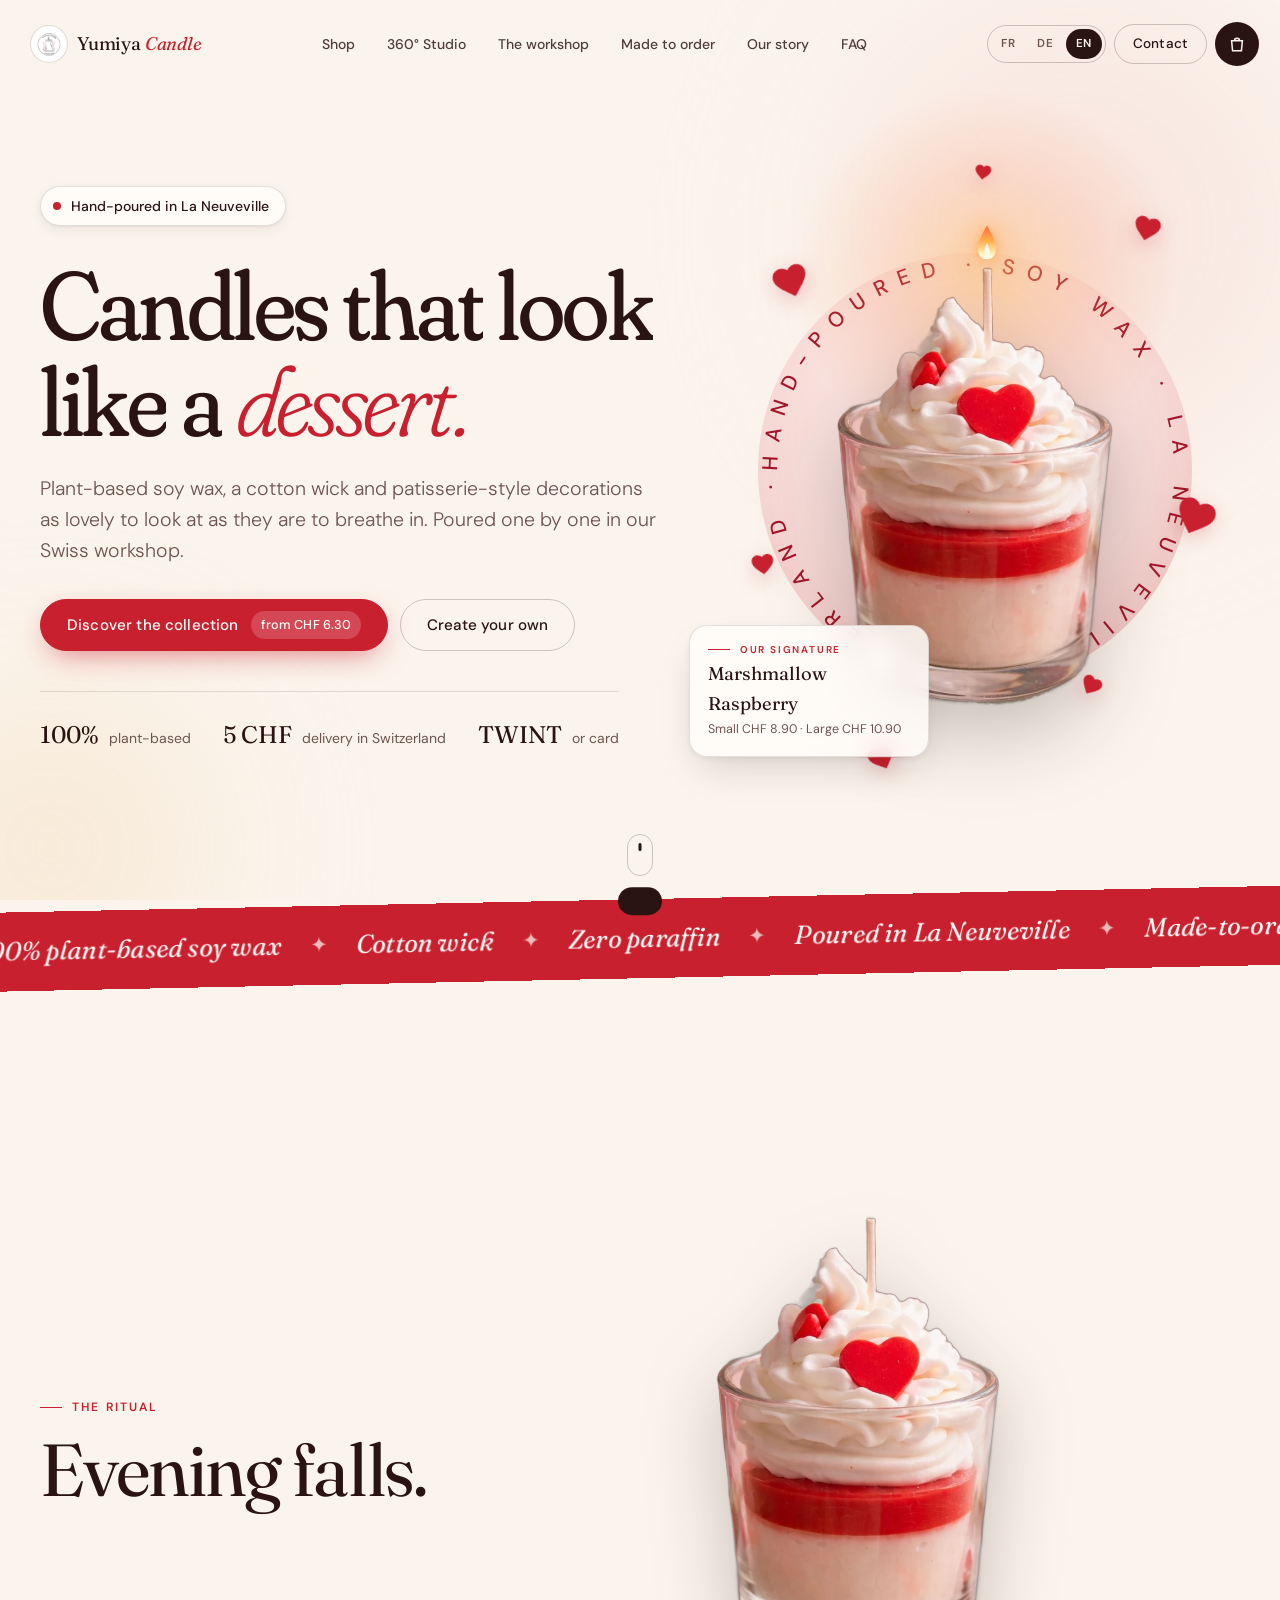
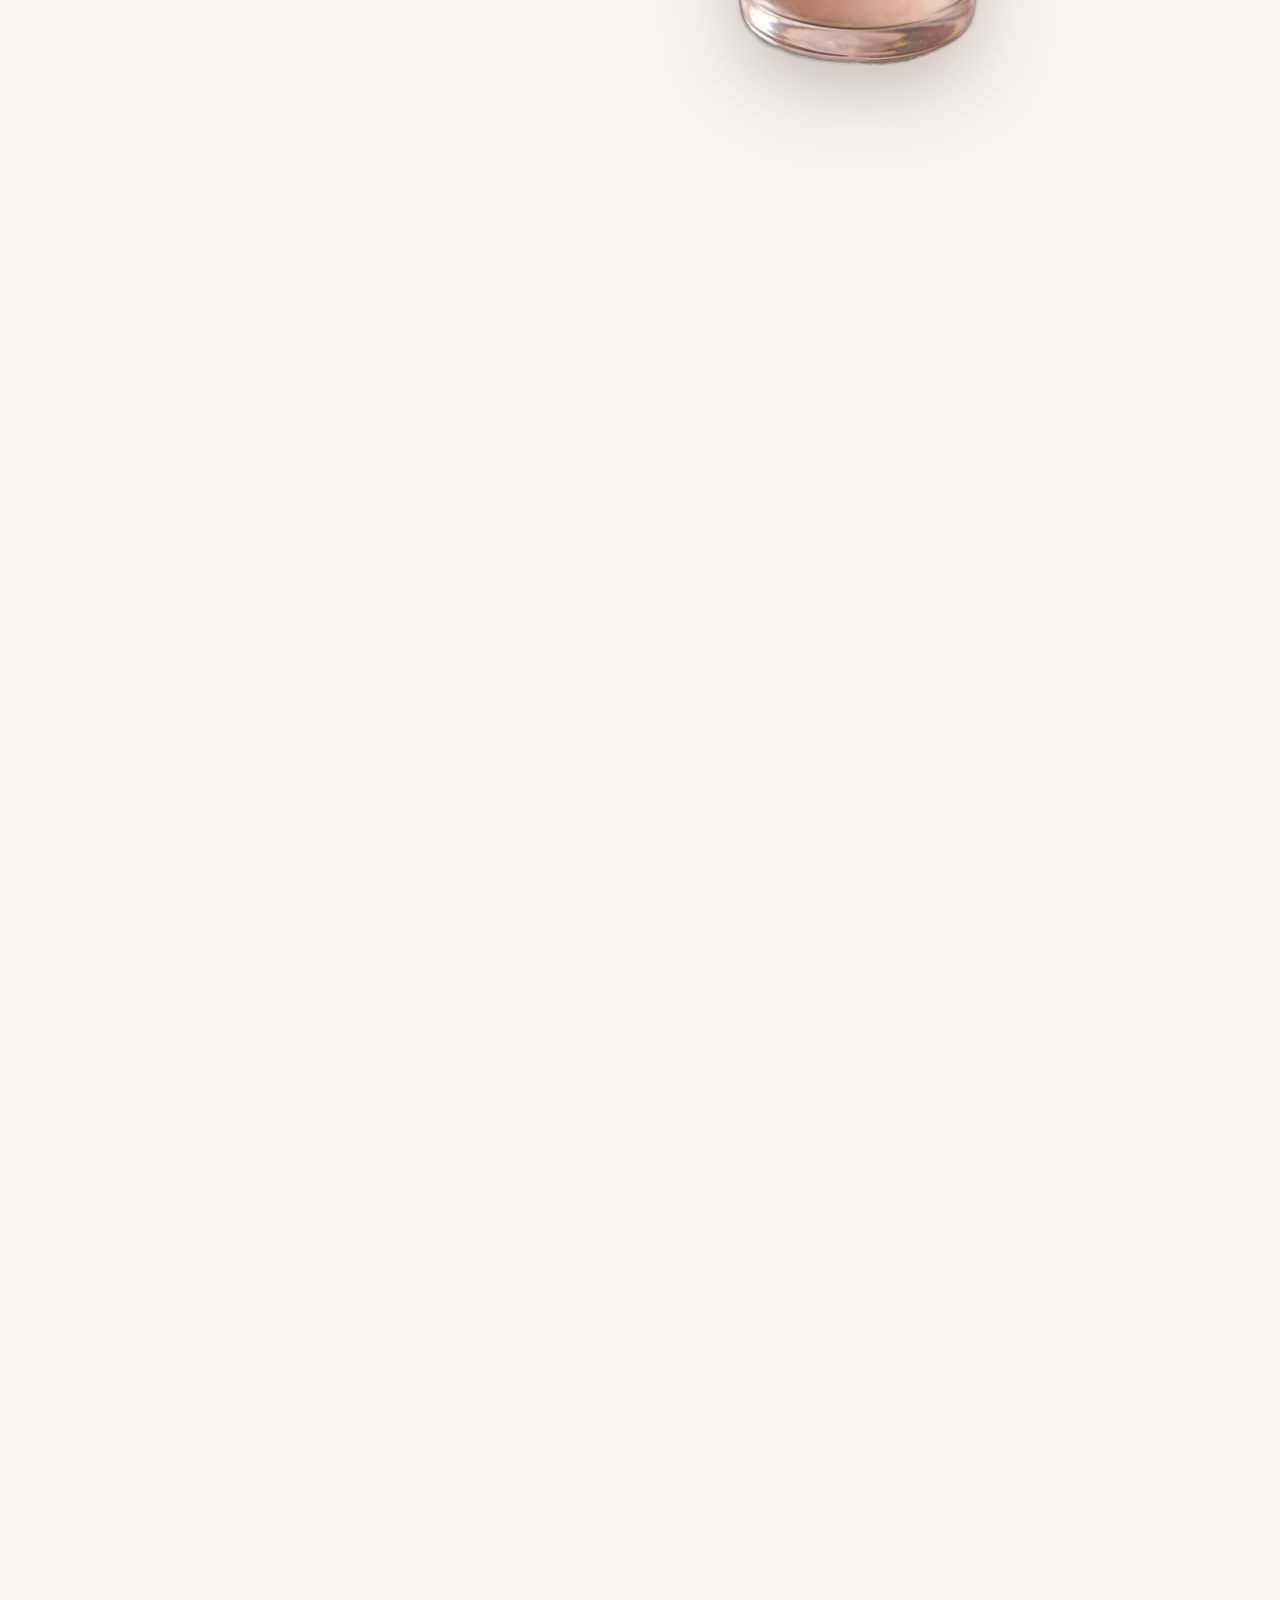
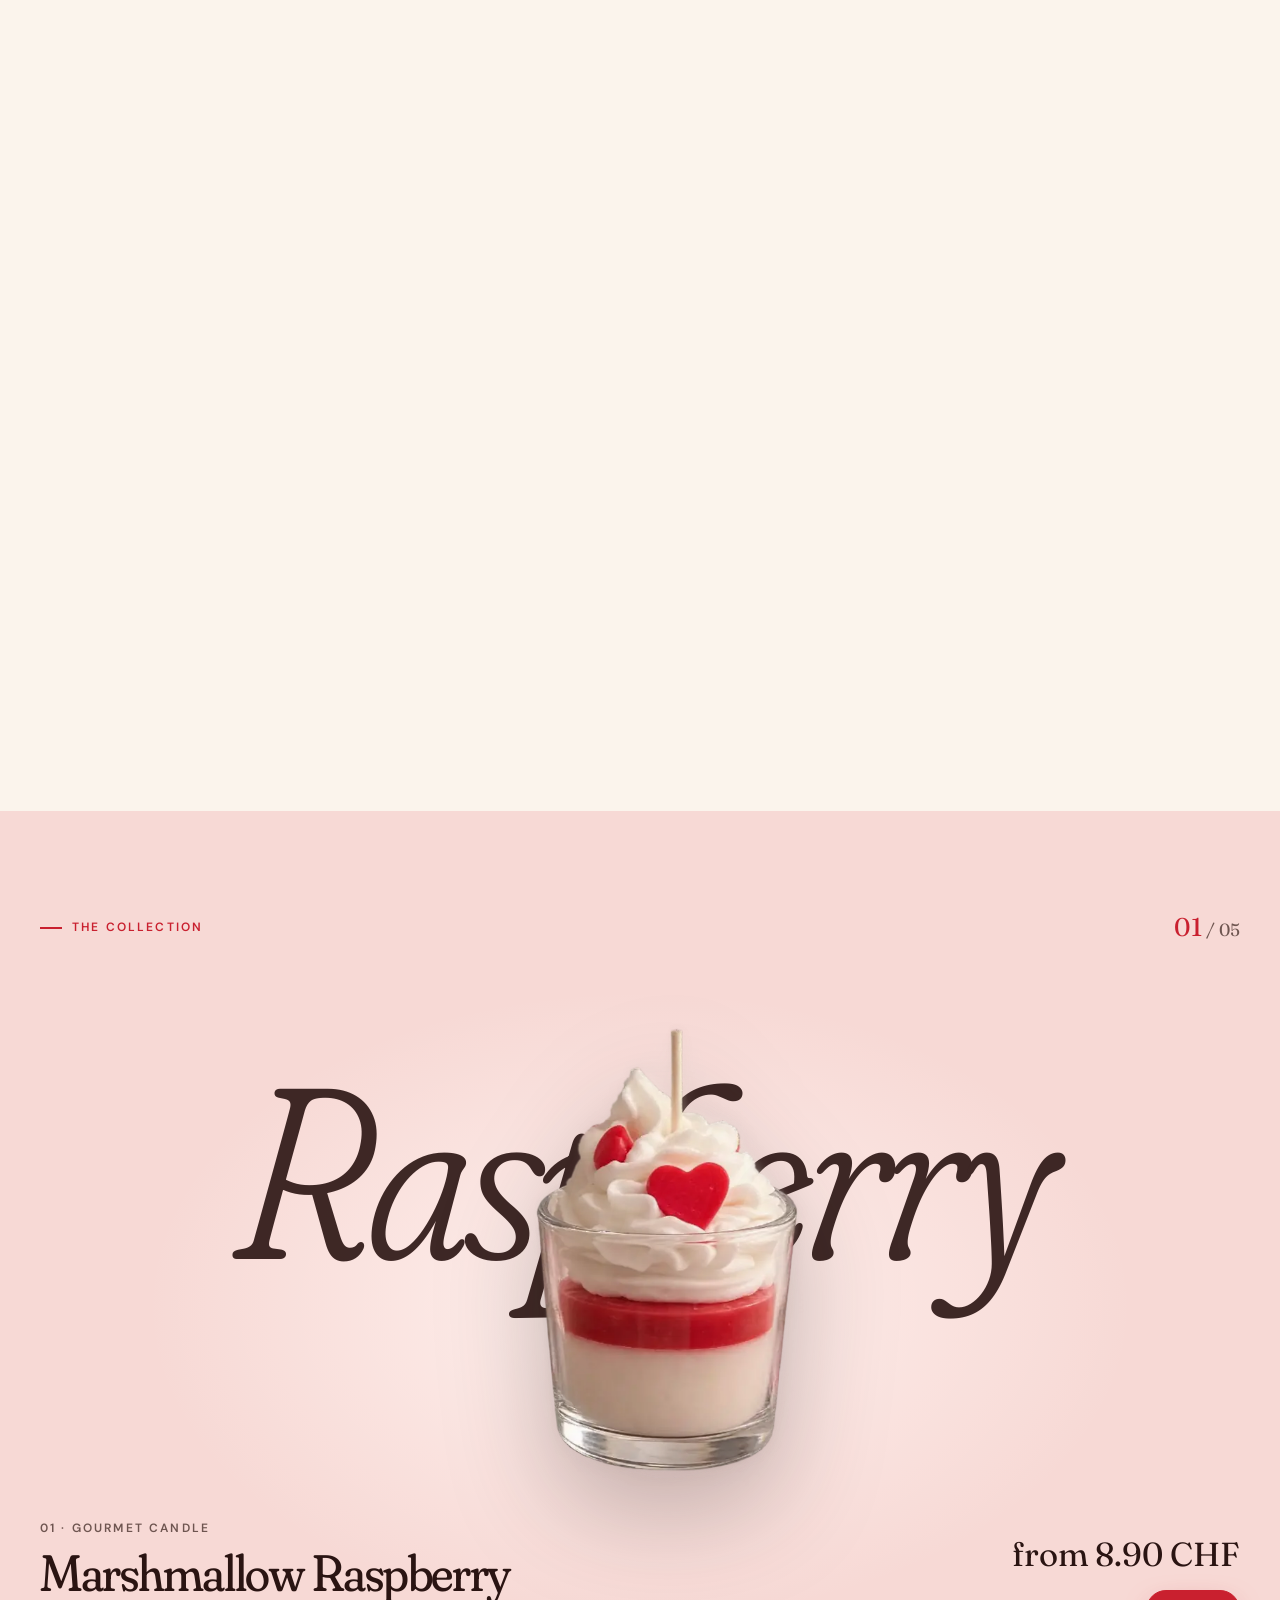
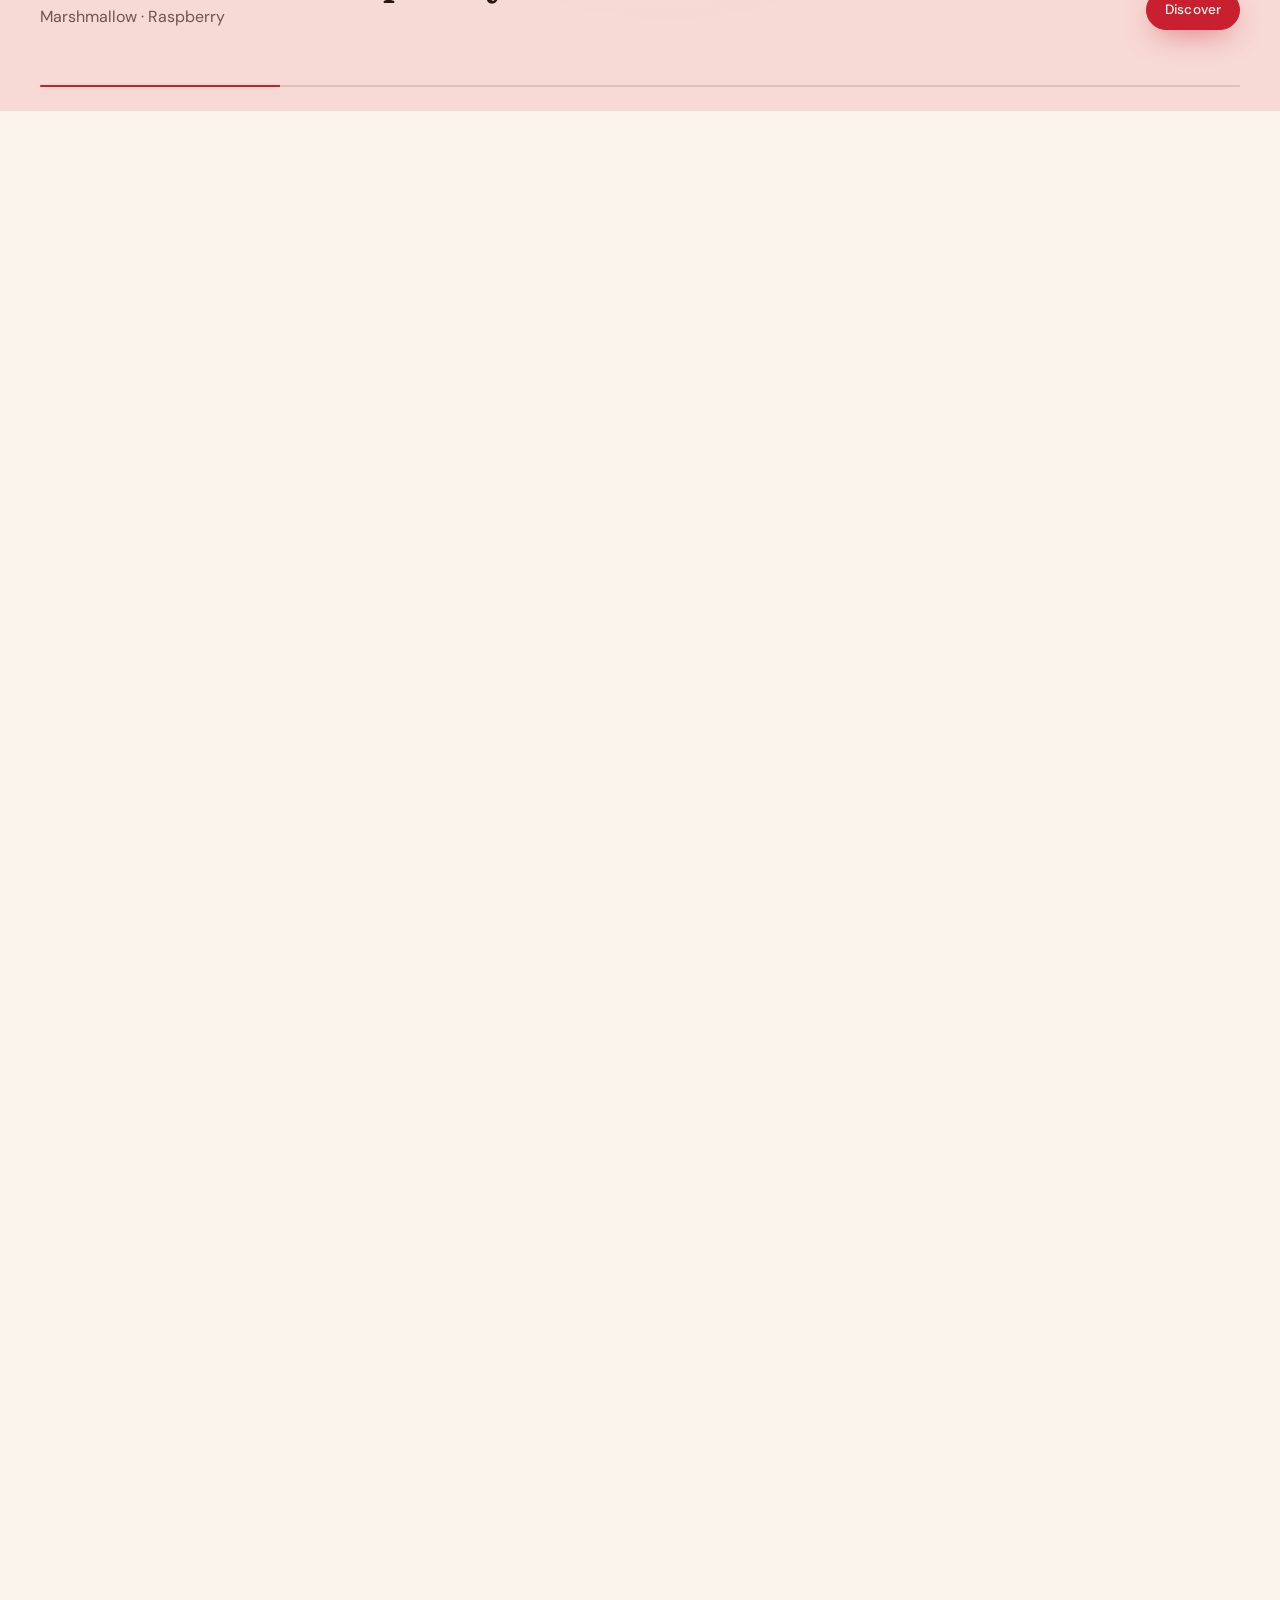
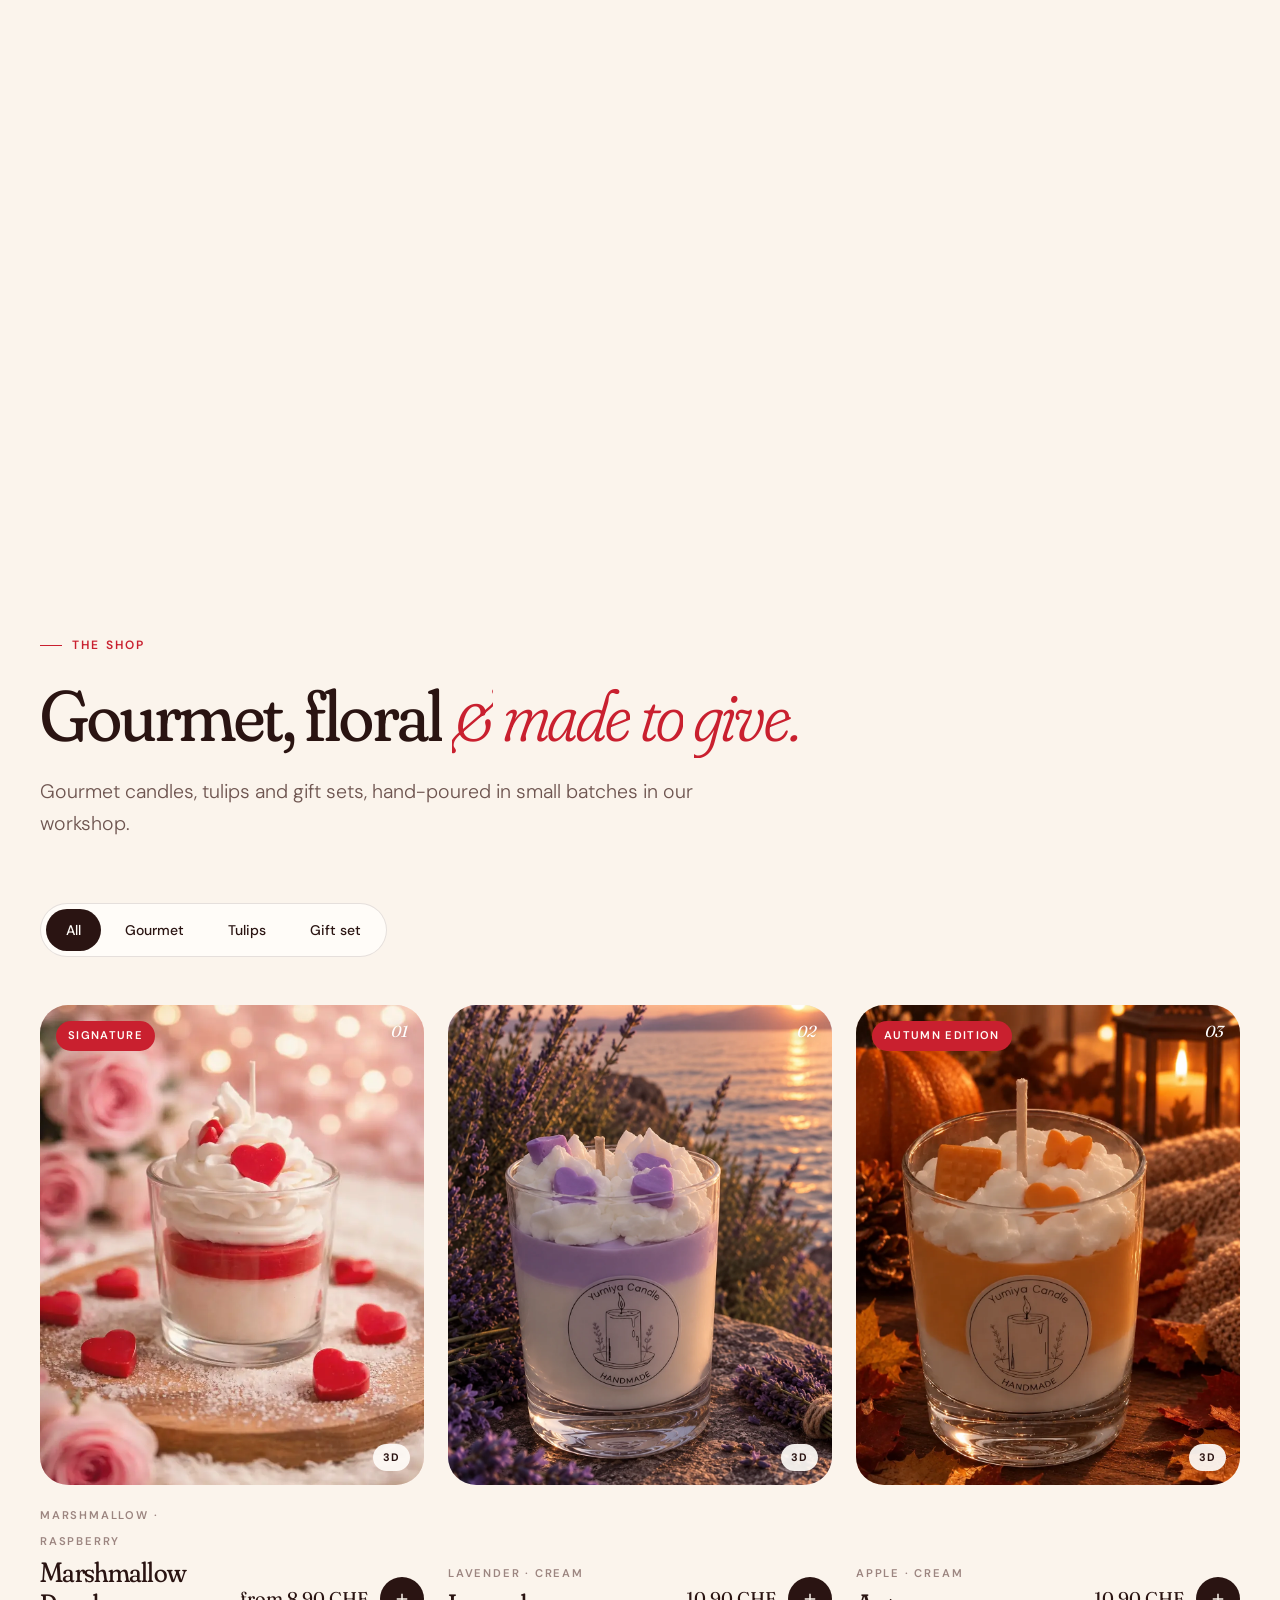
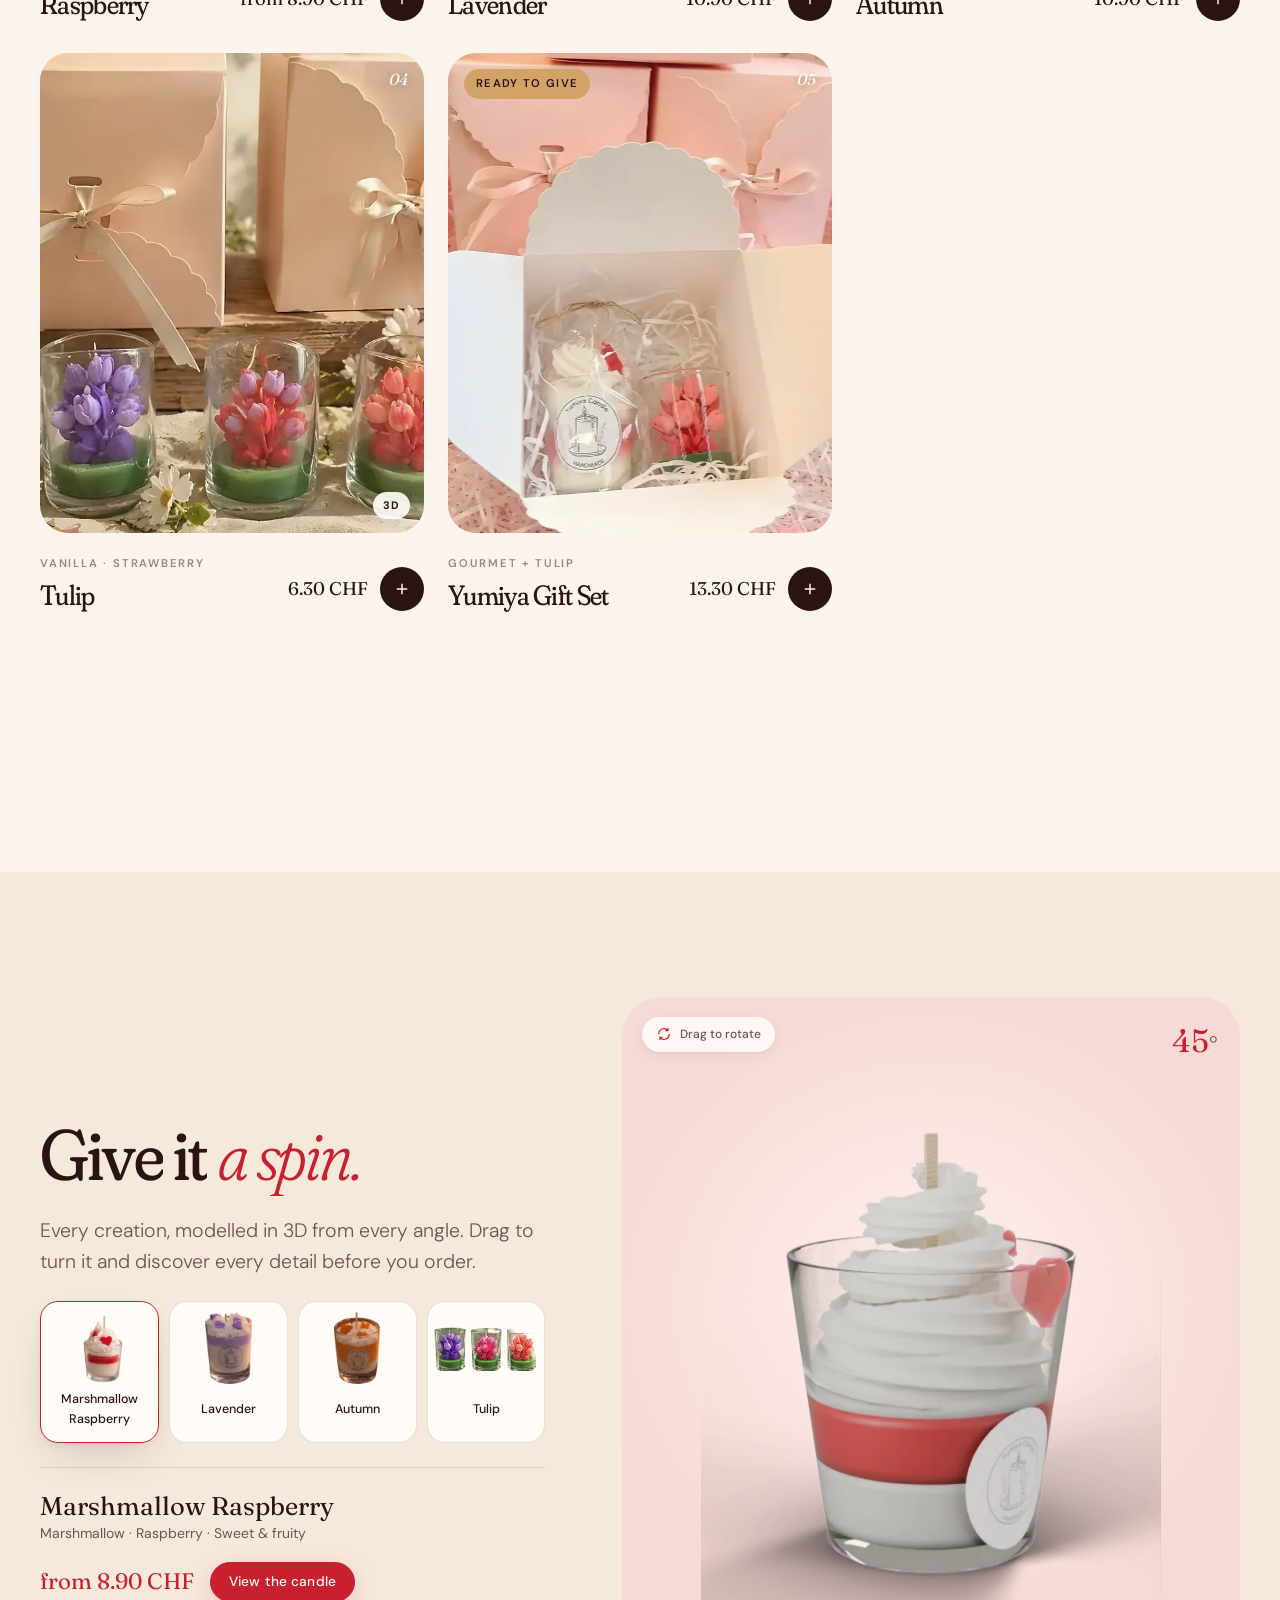
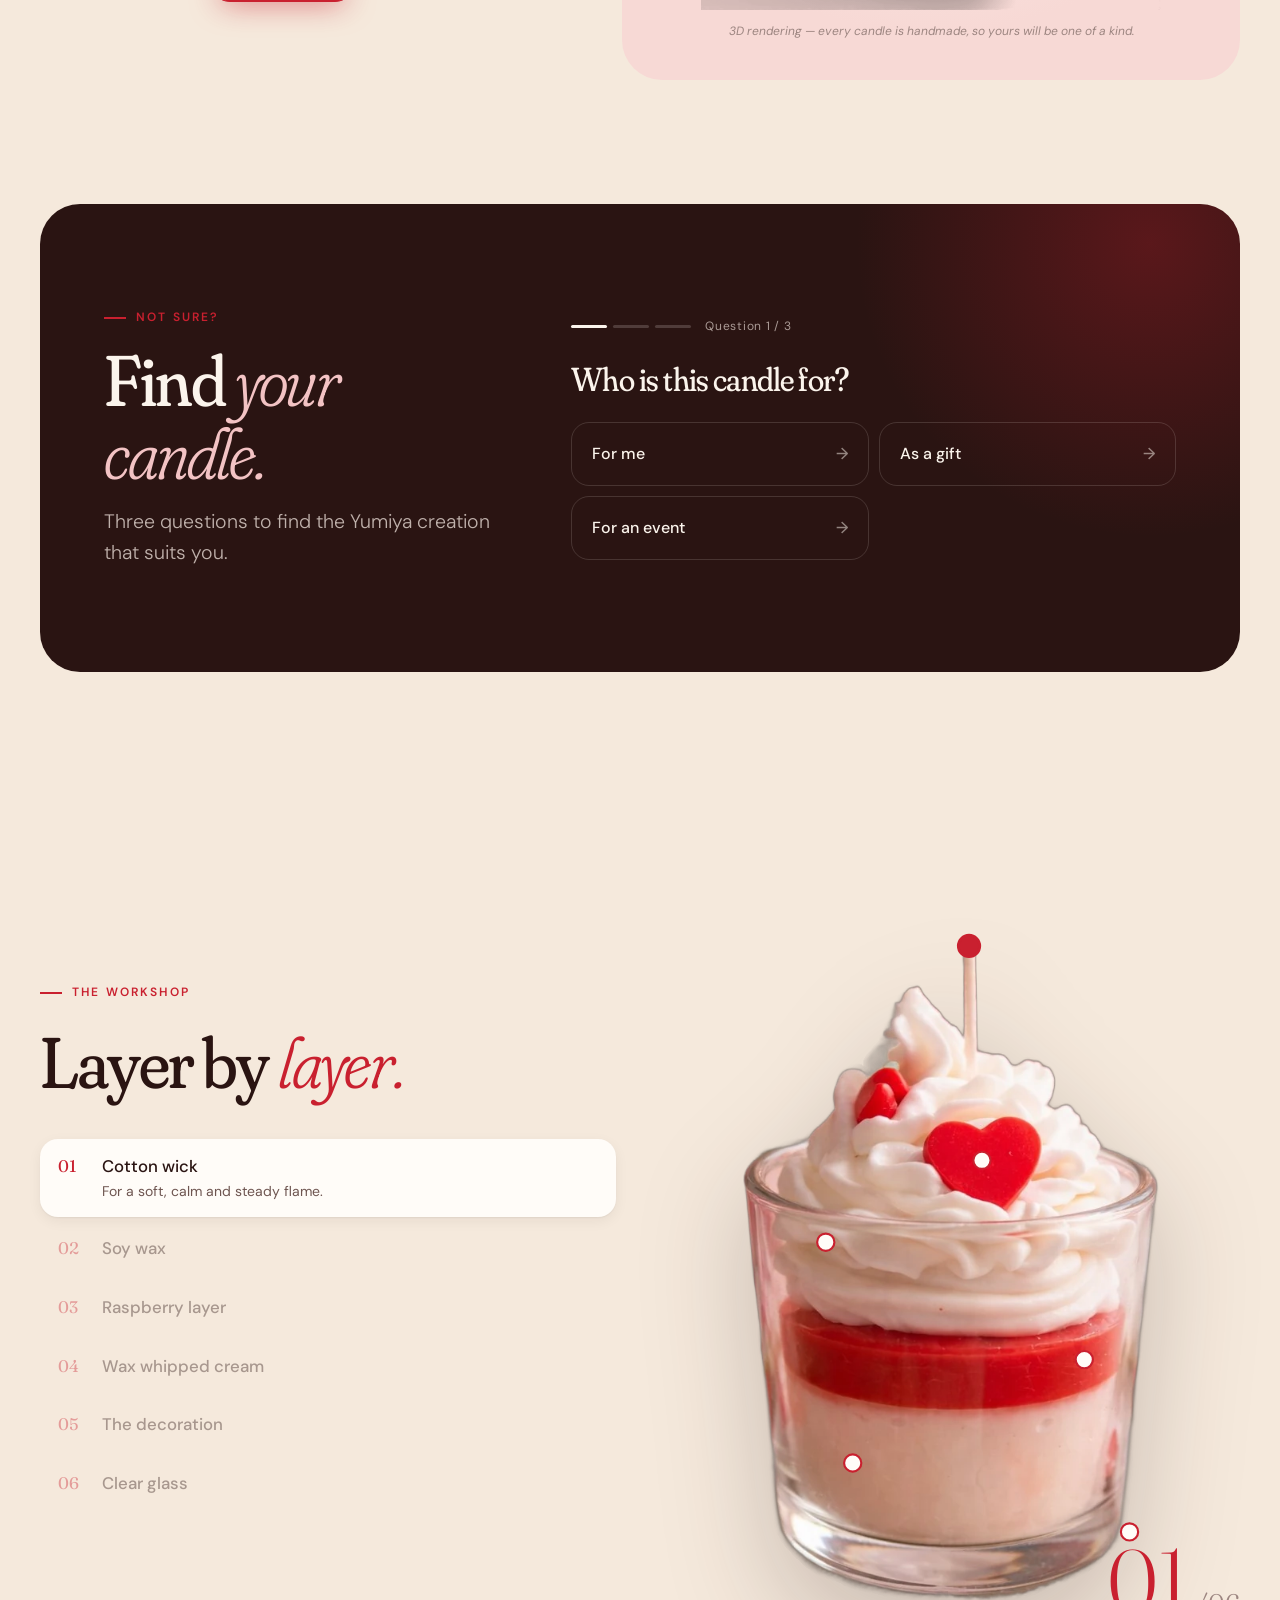
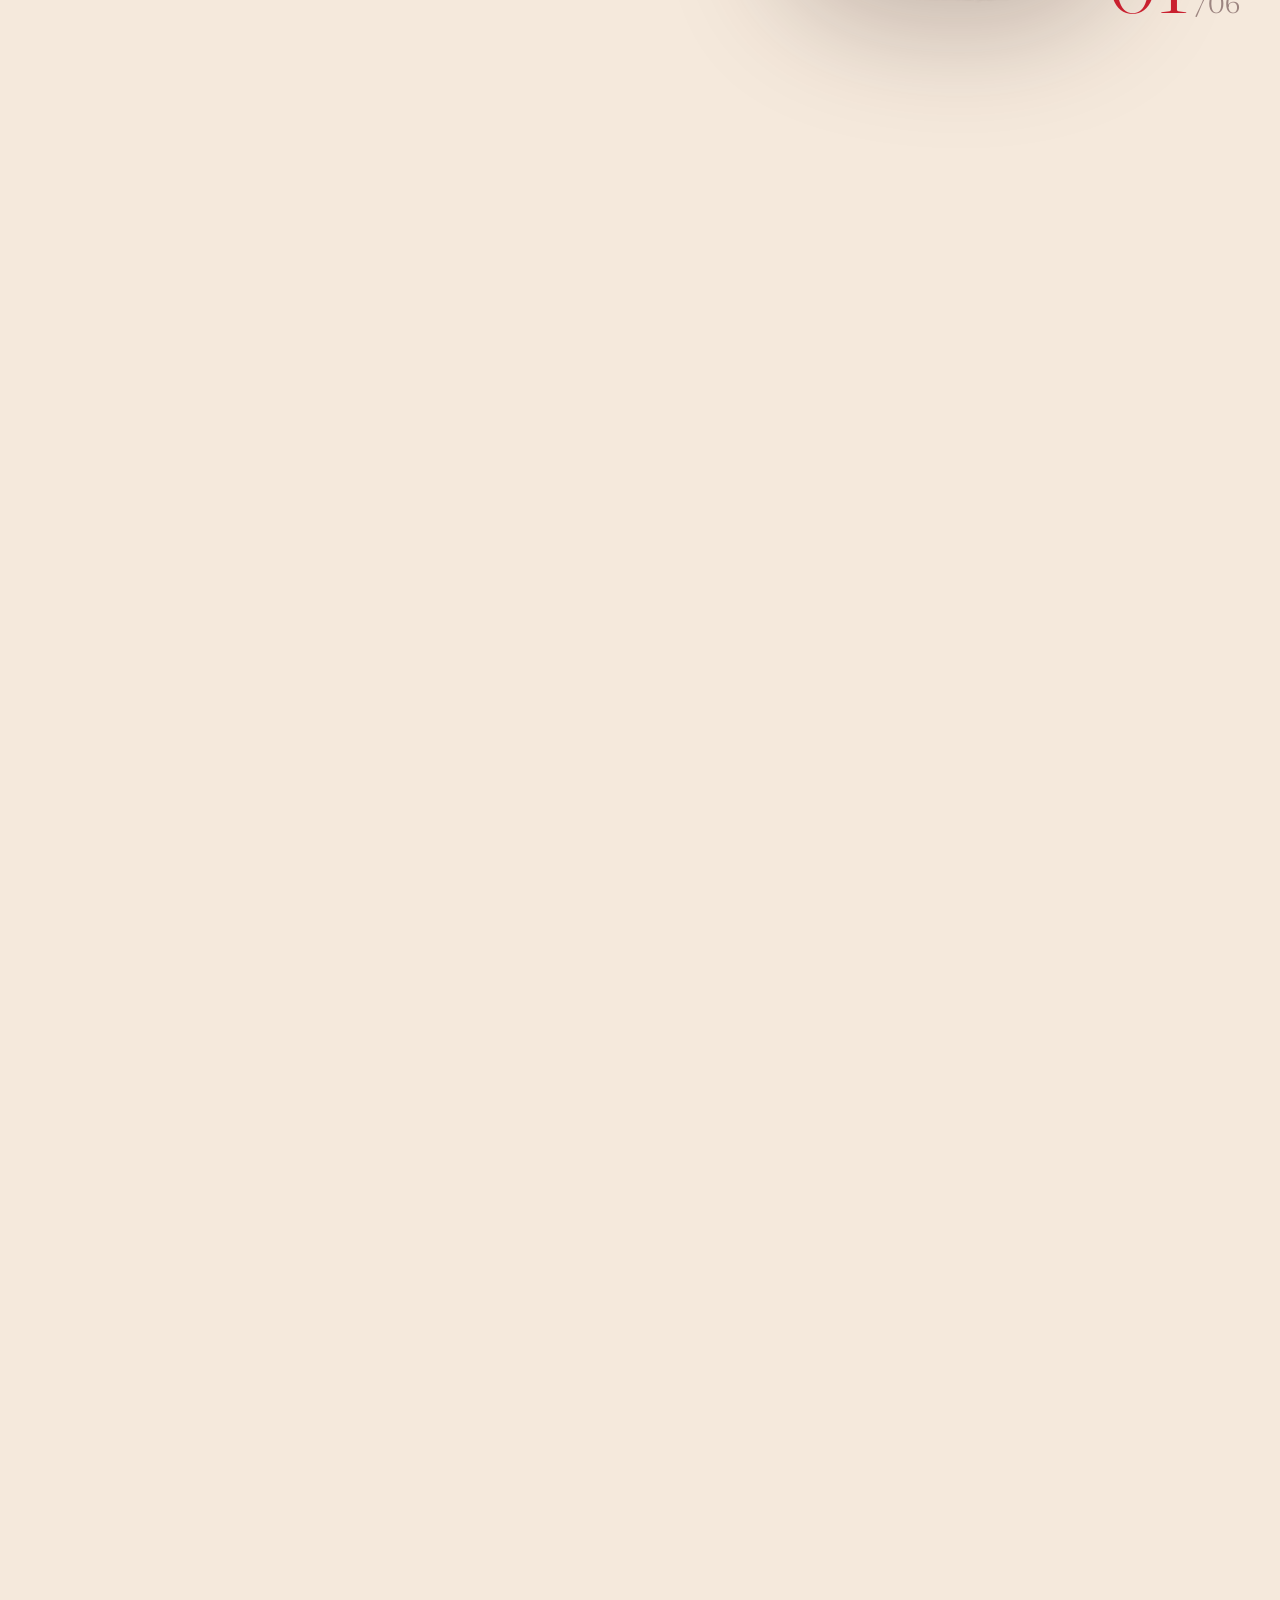
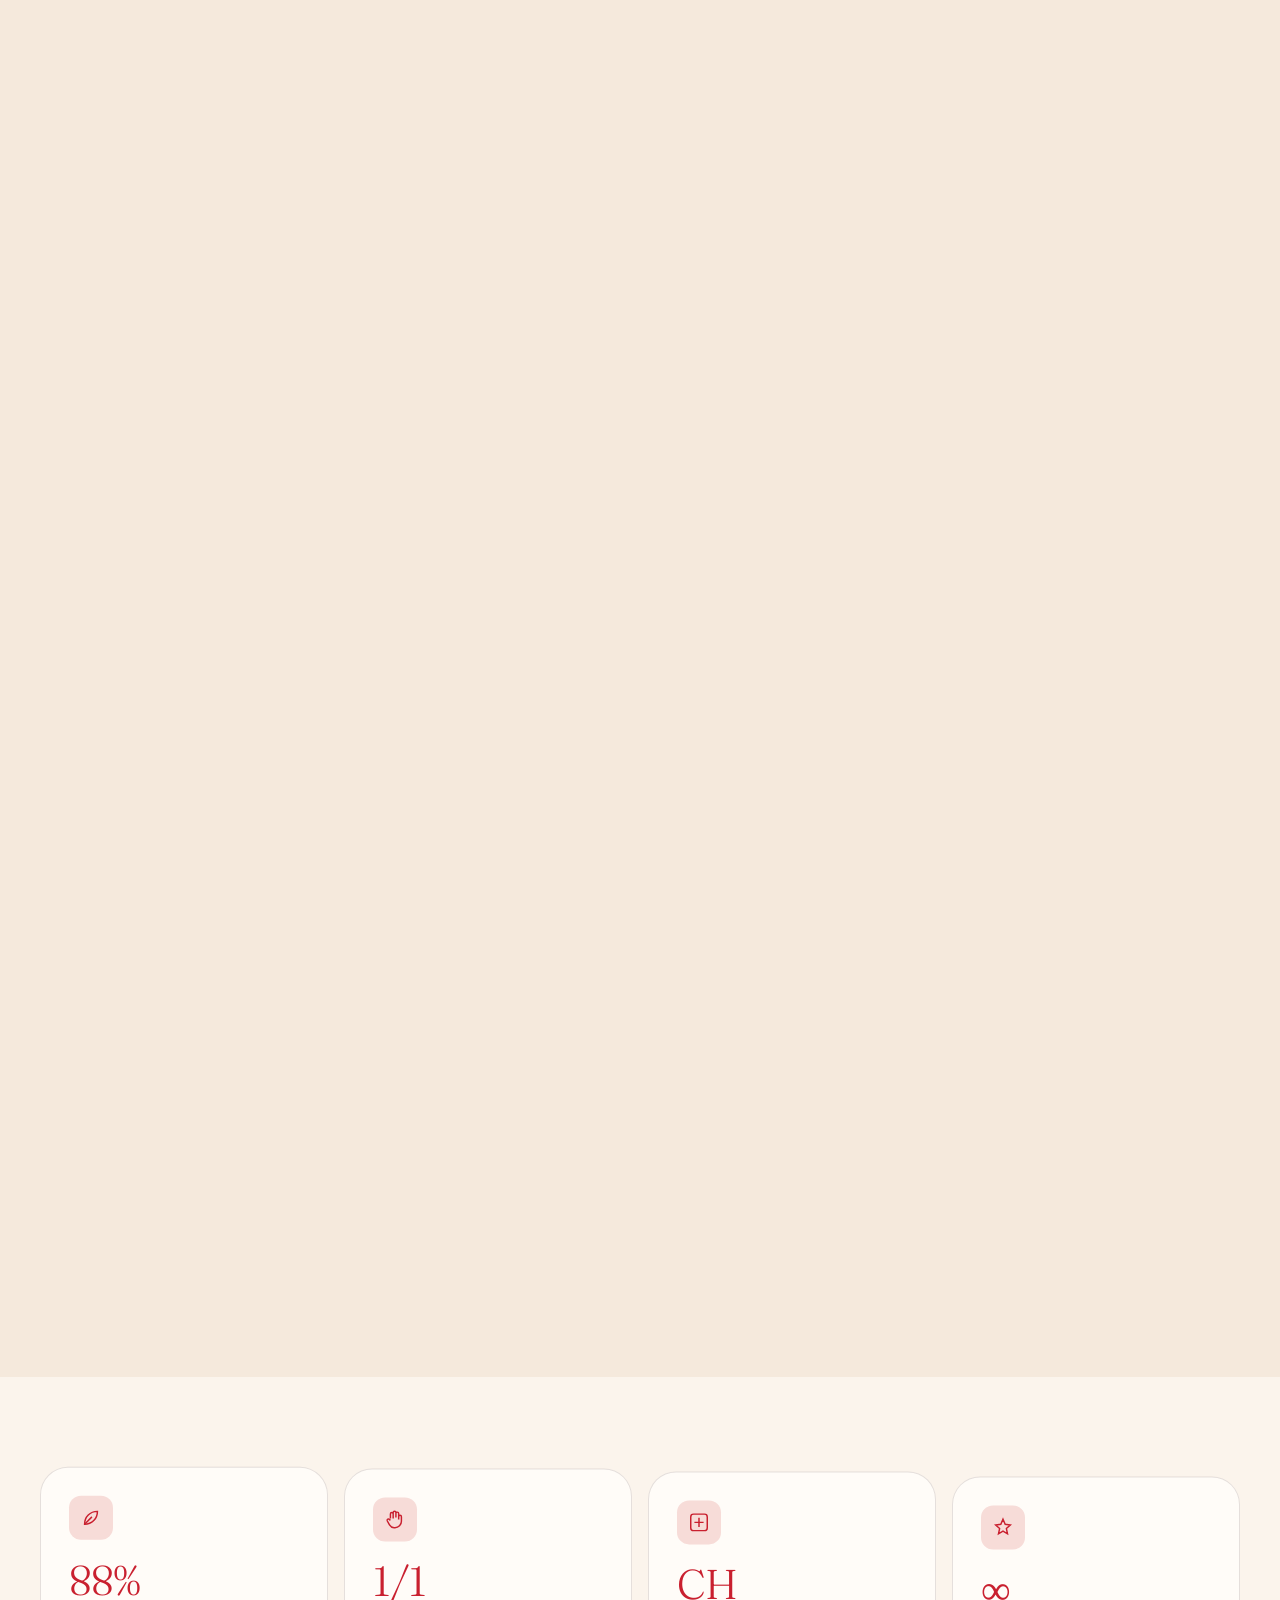
<file: index.html>
<!DOCTYPE html>
<html lang="fr-CH">
<head>
<meta charset="UTF-8"/>
<meta name="viewport" content="width=device-width,initial-scale=1"/>
<title>Yumiya Candle – Bougies gourmandes coulées à la main à La Neuveville</title>
<meta name="description" content="Yumiya Candle, maison de bougies gourmandes et florales coulées à la main à La Neuveville, en Suisse. Cire de soja 100 % végétale, mèche en coton, créations sur mesure. Livraison 5 CHF partout en Suisse."/>
<meta name="theme-color" content="#FBF4EC"/>
<meta property="og:type" content="website"/>
<meta property="og:locale" content="fr_CH"/>
<meta property="og:site_name" content="Yumiya Candle"/>
<meta property="og:title" content="Yumiya Candle – Maison de bougies artisanales"/>
<meta property="og:description" content="Bougies gourmandes coulées à la main en Suisse. Cire de soja végétale, mèche en coton, créations sur mesure."/>
<meta property="og:image" content="assets/img/og-image.jpg"/>
<meta name="twitter:card" content="summary_large_image"/>
<link rel="icon" href="assets/img/logo.webp"/>
<link rel="apple-touch-icon" href="assets/img/logo.webp"/>
<link rel="preload" as="image" href="assets/img/candle-cutout.webp"/>
<link rel="preconnect" href="https://fonts.googleapis.com"/>
<link rel="preconnect" href="https://fonts.gstatic.com" crossorigin/>
<link href="https://fonts.googleapis.com/css2?family=DM+Sans:opsz,wght@9..40,300;9..40,400;9..40,500;9..40,600&family=Fraunces:ital,opsz,wght,SOFT@0,9..144,300..600,100;1,9..144,300..600,100&display=swap" rel="stylesheet"/>
<link rel="stylesheet" href="assets/style.css"/>
<script>document.documentElement.classList.add("js");if(matchMedia("(prefers-reduced-motion: reduce)").matches)document.documentElement.classList.add("reduced")</script>
<script type="application/ld+json">
{"@context":"https://schema.org","@type":"Store","name":"Yumiya Candle","description":"Bougies gourmandes et florales coulées à la main à La Neuveville.","email":"yumiyacandle@outlook.com","image":"assets/img/og-image.jpg",
"address":{"@type":"PostalAddress","streetAddress":"Route de Neuchâtel 7","postalCode":"2520","addressLocality":"La Neuveville","addressCountry":"CH"},
"sameAs":["https://www.instagram.com/yumiyacandle"],"priceRange":"6.30–13.30 CHF"}
</script>
</head>
<body>

<a class="skip" href="#main">Aller au contenu</a>

<!-- ═══ OUVERTURE ═══ -->
<div class="intro" id="intro" aria-hidden="true">
  <div class="intro-flame" data-flame></div>
  <div class="intro-word"><span>Yumiya</span><em>Candle</em></div>
  <small class="intro-sub">La Neuveville · Suisse</small>
</div>

<!-- ═══ COMPOSANT : MENU ═══ -->
<div class="scrollbar" id="scrollbar"></div>
<header class="nav" id="nav">
  <a href="#top" class="brand" aria-label="Yumiya Candle — accueil">
    <img src="assets/img/logo.webp" alt="" width="36" height="36"/>
    <span>Yumiya <em>Candle</em></span>
  </a>
  <nav class="nav-links" id="nav-links" aria-label="Navigation principale">
    <span class="nav-pill" id="nav-pill"></span>
    <a href="#boutique">Boutique</a>
    <a href="#studio">Studio 360°</a>
    <a href="#atelier">L'atelier</a>
    <a href="#sur-mesure">Sur mesure</a>
    <a href="#maison">La Maison</a>
    <a href="#faq">FAQ</a>
  </nav>
  <div class="nav-end">
    <div class="lang" role="group" aria-label="Langue"><button type="button" data-lang="fr">FR</button><button type="button" data-lang="de">DE</button><button type="button" data-lang="en">EN</button></div>
    <a href="#contact" class="btn btn-sm btn-ghost nav-cta">Contact</a>
    <button class="cart-btn" id="cart-open" aria-label="Ouvrir le panier">
      <svg viewBox="0 0 24 24" fill="none" stroke="currentColor" stroke-width="1.8"><path d="M5.5 8h13l-1.2 12H6.7L5.5 8z"/><path d="M9 8a3 3 0 0 1 6 0"/></svg>
      <span class="cart-count" id="cart-count">0</span>
    </button>
    <button class="burger" id="burger" aria-label="Menu" aria-expanded="false"><span></span><span></span></button>
  </div>
</header>
<div class="menu" id="menu">
  <nav>
    <a href="#boutique"><small>01</small>Boutique</a>
    <a href="#studio"><small>02</small>Studio 360°</a>
    <a href="#atelier"><small>03</small>L'atelier</a>
    <a href="#sur-mesure"><small>04</small>Sur mesure</a>
    <a href="#maison"><small>05</small>La Maison</a>
    <a href="#faq"><small>06</small>FAQ</a>
    <a href="#contact"><small>07</small>Contact</a>
  </nav>
  <div class="lang lang-menu" role="group" aria-label="Langue"><button type="button" data-lang="fr">Français</button><button type="button" data-lang="de">Deutsch</button><button type="button" data-lang="en">English</button></div>
  <p>Coulées à la main à La Neuveville · <a href="https://www.instagram.com/yumiyacandle" target="_blank" rel="noopener">@yumiyacandle</a></p>
</div>

<main id="main">

  <!-- ═══ COMPOSANT : EN-TÊTE (HERO) ═══ -->
  <section class="hero" id="top">
    <div class="hero-bg" aria-hidden="true"><span class="blob b1"></span><span class="blob b2"></span></div>
    <div class="container hero-grid">
      <div class="hero-copy">
        <span class="chip chip-live" data-hero-in><span class="dot"></span>Coulées à la main à La Neuveville</span>
        <h1 class="display-xl" id="hero-title">Des bougies qui ont l'air d'un <em>dessert.</em></h1>
        <p class="lead" data-hero-in>Une cire de soja végétale, une mèche en coton, et des décors pâtissiers qui se regardent autant qu'ils se respirent. Coulées une à une, dans notre atelier en Suisse.</p>
        <div class="hero-cta" data-hero-in>
          <a href="#boutique" class="btn btn-primary" data-magnetic><span>Découvrir la collection</span><span class="btn-tag">dès 6.30 CHF</span></a>
          <a href="#sur-mesure" class="btn btn-ghost">Créer la vôtre</a>
        </div>
        <ul class="hero-trust" data-hero-in>
          <li><b>100%</b> cire de soja</li>
          <li><b>5 CHF</b> livraison en Suisse</li>
          <li><b>TWINT</b> ou carte</li>
        </ul>
      </div>
      <div class="hero-visual" id="hero-visual">
        <div class="plate" aria-hidden="true"></div>
        <svg class="badge-ring" viewBox="0 0 200 200" aria-hidden="true">
          <defs><path id="ring" d="M100,100 m-78,0 a78,78 0 1,1 156,0 a78,78 0 1,1 -156,0"/></defs>
          <text><textPath href="#ring" textLength="486" lengthAdjust="spacing">coulée à la main · cire de soja · La Neuveville · Suisse · </textPath></text>
        </svg>
        <div class="hero-candle" id="hero-candle">
          <div class="candle-wrap">
            <div class="glow" aria-hidden="true"></div>
            <div class="wick-flame" data-flame aria-hidden="true"></div>
            <img src="assets/img/candle-cutout.webp" alt="Bougie gourmande Marshmallow Framboise : chantilly de cire, cœurs rouges et couche framboise dans un verre" width="559" height="864"/>
          </div>
        </div>
        <div class="float-hearts" id="float-hearts" aria-hidden="true"></div>
        <button class="hero-note" type="button" data-product="marsh" data-hero-in>
          <span class="kicker">Notre signature</span>
          <strong>Marshmallow Framboise</strong>
          <small>Petite 8.90 CHF · Grande 10.90 CHF</small>
        </button>
      </div>
    </div>
    <a href="#rituel" class="scroll-cue" aria-label="Défiler"><span></span></a>
  </section>

  <!-- ═══ BANDEAU ═══ -->
  <div class="ticker" aria-hidden="true">
    <div class="ticker-track" id="ticker">
      <span>Cire de soja 100% végétale</span><i>✦</i><span>Mèche en coton</span><i>✦</i><span>Zéro paraffine</span><i>✦</i><span>Coulée à La Neuveville</span><i>✦</i><span>Créations sur mesure</span><i>✦</i><span>Livraison partout en Suisse</span><i>✦</i>
    </div>
  </div>

  <!-- ═══ SCÈNE : LE RITUEL ═══ -->
  <section class="ignite" id="rituel" data-scene="ignite">
    <div class="ignite-sticky">
      <div class="ignite-sky" aria-hidden="true"></div>
      <div class="ignite-lines">
        <p class="ig-line"><span class="kicker">Le rituel</span>Le soir tombe.</p>
        <p class="ig-line">Une allumette, <em>une flamme.</em></p>
        <p class="ig-line">Et la douceur se diffuse, <em>lentement.</em></p>
      </div>
      <div class="ignite-candle" id="ignite-candle">
        <div class="candle-wrap">
          <div class="glow big" id="ig-glow" aria-hidden="true"></div>
          <div class="wick-flame" id="ig-flame" data-flame aria-hidden="true"></div>
          <img src="assets/img/candle-cutout.webp" alt="" loading="lazy" width="559" height="864"/>
        </div>
        <div class="ignite-floor" aria-hidden="true"></div>
      </div>
      <div class="ignite-end" id="ignite-end">
        <div class="stat"><b data-count="18" data-prefix="≈ " data-suffix=" h">≈ 18 h</b><span>de combustion<br/>pour la grande</span></div>
        <div class="stat"><b data-count="5">5</b><span>créations<br/>à la carte</span></div>
        <div class="stat"><b>1/1</b><span>chaque bougie<br/>est unique</span></div>
      </div>
    </div>
  </section>

  <!-- ═══ VITRINE (défilement horizontal) ═══ -->
  <section class="vitrine" id="collection" aria-label="La collection">
    <div class="vt-sticky">
      <div class="vt-head container">
        <span class="kicker">La collection</span>
        <span class="vt-count"><b id="vt-n">01</b> / 05</span>
      </div>
      <div class="vt-track" id="vt-track"></div>
      <div class="vt-bar" aria-hidden="true"><span id="vt-bar"></span></div>
    </div>
  </section>

  <!-- ═══ BOUTIQUE ═══ -->
  <section class="section shop" id="boutique">
    <div class="container">
      <header class="section-head">
        <span class="kicker" data-rv>La boutique</span>
        <h2 class="display-l" data-split>Gourmandes, florales <em>&amp; à offrir.</em></h2>
        <p class="lead" data-rv>Bougies gourmandes, tulipes et coffrets, coulés à la main dans notre atelier en petites séries.</p>
      </header>
      <div class="tabs" id="shop-tabs" role="tablist" aria-label="Filtrer la boutique" data-rv>
        <span class="tabs-pill" id="tabs-pill" aria-hidden="true"></span>
        <button role="tab" aria-selected="true" class="on" data-cat="all">Toutes</button>
        <button role="tab" aria-selected="false" data-cat="gourmande">Gourmandes</button>
        <button role="tab" aria-selected="false" data-cat="tulipe">Tulipes</button>
        <button role="tab" aria-selected="false" data-cat="coffret">Coffret</button>
      </div>
      <div class="shop-grid" id="shop-grid"></div>
      <p class="shop-note" data-rv>
        <span><svg viewBox="0 0 24 24" fill="none" stroke="currentColor" stroke-width="1.8"><path d="M3 7h11v9H3zM14 10h4l3 3v3h-7z"/><circle cx="7" cy="17.5" r="1.6"/><circle cx="17" cy="17.5" r="1.6"/></svg>Livraison 5.00 CHF partout en Suisse</span>
        <span><svg viewBox="0 0 24 24" fill="none" stroke="currentColor" stroke-width="1.8"><rect x="3" y="6" width="18" height="13" rx="2"/><path d="M3 10h18"/></svg>Paiement TWINT ou carte</span>
        <span><svg viewBox="0 0 24 24" fill="none" stroke="currentColor" stroke-width="1.8"><path d="M4 12a8 8 0 1 0 3-6.2"/><path d="M4 4v4h4"/></svg>Retour sous 30 jours</span>
      </p>
    </div>
  </section>

  <!-- ═══ STUDIO 360° ═══ -->
  <section class="section studio" id="studio">
    <div class="container studio-grid">
      <div class="studio-copy">
        <span class="kicker" data-rv>Studio 360°</span>
        <h2 class="display-l" data-split>Faites-la <em>tourner.</em></h2>
        <p class="lead" data-rv>Chaque création, modélisée en 3D sous tous ses angles. Glissez pour la faire pivoter, et découvrez le moindre détail avant de commander.</p>
        <div class="studio-picks" id="studio-picks" role="tablist" aria-label="Choisir une bougie" data-rv></div>
        <div class="studio-info" data-rv>
          <div><strong id="studio-name"></strong><span id="studio-notes"></span></div>
          <div class="studio-actions"><span class="studio-price" id="studio-price"></span><button class="btn btn-primary btn-sm" type="button" id="studio-cta">Voir la bougie</button></div>
        </div>
      </div>
      <div class="studio-stage" data-rv>
        <div class="spin" id="studio-spin"></div>
        <div class="studio-floor" aria-hidden="true"></div>
        <span class="spin-hint"><svg viewBox="0 0 24 24" fill="none" stroke="currentColor" stroke-width="1.8"><path d="M4 12a8 8 0 0 1 14-5.3M20 12a8 8 0 0 1-14 5.3"/><path d="M18 3v4h-4M6 21v-4h4"/></svg>Glissez pour tourner</span>
        <span class="spin-deg" aria-hidden="true"><b id="studio-deg">0</b>°</span>
        <p class="spin-note">Reproduction 3D — chaque bougie étant faite main, la vôtre sera unique.</p>
      </div>
    </div>
  </section>

  <!-- ═══ QUIZ ═══ -->
  <section class="section quiz-sec" id="quiz-sec">
    <div class="container">
      <div class="quiz-card" data-rv>
        <div class="quiz-intro">
          <span class="kicker">Vous hésitez ?</span>
          <h2 class="display-l">Trouvez <em>votre bougie.</em></h2>
          <p class="lead">Trois questions pour découvrir la création Yumiya qui vous ressemble.</p>
        </div>
        <div class="quiz" id="quiz" aria-live="polite"></div>
      </div>
    </div>
  </section>

  <!-- ═══ SCÈNE : L'ATELIER, COUCHE PAR COUCHE ═══ -->
  <section class="anatomy" id="atelier" data-scene="anatomy">
    <div class="anatomy-sticky container">
      <div class="anatomy-copy">
        <span class="kicker">L'atelier</span>
        <h2 class="display-l">Couche par <em>couche.</em></h2>
        <ol class="layers" id="layers">
          <li data-x="54" data-y="3"><b>01</b><div><strong>Mèche en coton</strong><span>Pour une flamme douce, calme et régulière.</span></div></li>
          <li data-x="28" data-y="78"><b>02</b><div><strong>Cire de soja</strong><span>100 % végétale, sans paraffine, fondue doucement à l'atelier.</span></div></li>
          <li data-x="80" data-y="63"><b>03</b><div><strong>Couche framboise</strong><span>Chaque teinte attend que la précédente ait pris.</span></div></li>
          <li data-x="22" data-y="46"><b>04</b><div><strong>Chantilly de cire</strong><span>Posée à la poche, comme en pâtisserie.</span></div></li>
          <li data-x="57" data-y="34"><b>05</b><div><strong>Le décor</strong><span>Cœurs, fleurs, tablettes — placés un par un.</span></div></li>
          <li data-x="90" data-y="88"><b>06</b><div><strong>Verre transparent</strong><span>Pour voir chaque étage — et le réutiliser ensuite.</span></div></li>
        </ol>
      </div>
      <div class="anatomy-visual">
        <div class="anatomy-candle" id="anatomy-candle">
          <img src="assets/img/candle-cutout.webp" alt="Les couches de la bougie Marshmallow Framboise" loading="lazy" width="559" height="864"/>
          <div class="hotspots" id="hotspots"></div>
        </div>
        <div class="anatomy-count" aria-hidden="true"><span id="anat-n">01</span><small>/06</small></div>
      </div>
    </div>
  </section>

  <!-- ═══ VALEURS ═══ -->
  <section class="section values">
    <div class="container values-grid">
      <article class="value" data-rv>
        <span class="value-ic" aria-hidden="true"><svg viewBox="0 0 24 24" fill="none" stroke="currentColor" stroke-width="1.6"><path d="M5 19c8 0 14-6 14-14C11 5 5 11 5 19z"/><path d="M5 19 13 11"/></svg></span>
        <b><span data-count="100">100</span>%</b><strong>Végétale</strong><p>Cire de soja biodégradable, sans paraffine, et mèche en coton.</p>
      </article>
      <article class="value" data-rv>
        <span class="value-ic" aria-hidden="true"><svg viewBox="0 0 24 24" fill="none" stroke="currentColor" stroke-width="1.6"><path d="M7 11V6a1.5 1.5 0 0 1 3 0v5M10 10V4.5a1.5 1.5 0 0 1 3 0V10M13 10V5.5a1.5 1.5 0 0 1 3 0V12M16 9a1.5 1.5 0 0 1 3 0v5a7 7 0 0 1-7 7h-1a6 6 0 0 1-5-3l-2.5-4.5a1.5 1.5 0 0 1 2.5-1.5L7 13"/></svg></span>
        <b>1/1</b><strong>Faite main</strong><p>Chaque pièce est unique, coulée et décorée à la main.</p>
      </article>
      <article class="value" data-rv>
        <span class="value-ic" aria-hidden="true"><svg viewBox="0 0 24 24" fill="none" stroke="currentColor" stroke-width="1.6"><rect x="3" y="3" width="18" height="18" rx="3"/><path d="M12 7v10M7 12h10"/></svg></span>
        <b>CH</b><strong>Locale</strong><p>Fabriquée à La Neuveville, livrée avec soin partout en Suisse.</p>
      </article>
      <article class="value" data-rv>
        <span class="value-ic" aria-hidden="true"><svg viewBox="0 0 24 24" fill="none" stroke="currentColor" stroke-width="1.6"><path d="M12 3l2.4 5.6L20 9.3l-4.3 3.9 1.2 5.8L12 16l-4.9 3 1.2-5.8L4 9.3l5.6-.7z"/></svg></span>
        <b>∞</b><strong>Sur mesure</strong><p>Une création imaginée exactement comme vous la rêvez.</p>
      </article>
    </div>
  </section>

  <!-- ═══ COFFRET ═══ -->
  <section class="gift" id="coffret" data-dark>
    <div class="gift-media" aria-hidden="true"><img src="assets/img/coffret-yumiya.webp" alt="" loading="lazy" id="gift-img"/></div>
    <div class="container gift-inner">
      <div class="gift-copy">
        <span class="kicker kicker-gold" data-rv>Prêt à offrir</span>
        <h2 class="display-l" data-split>Le coffret <em>Yumiya.</em></h2>
        <p class="lead" data-rv>Une bougie gourmande Marshmallow Framboise et une bougie Tulipe, réunies dans un écrin pastel noué d'un ruban. Le cadeau prêt à offrir, pour un anniversaire, un merci, ou simplement parce que.</p>
        <p class="gift-price" data-rv><b>13.30 CHF</b><span>Plus avantageux que les deux bougies séparément</span></p>
        <div class="gift-cta" data-rv>
          <button class="btn btn-gold" type="button" data-add="box" data-magnetic>Ajouter au panier</button>
          <button class="btn btn-ghost light" type="button" data-product="box">Voir le coffret</button>
        </div>
      </div>
    </div>
  </section>

  <!-- ═══ SUR MESURE ═══ -->
  <section class="section custom" id="sur-mesure" data-dark>
    <div class="container custom-grid">
      <div class="custom-copy">
        <span class="kicker kicker-gold" data-rv>Sur mesure</span>
        <h2 class="display-l" data-split>Une idée <em>en tête ?</em></h2>
        <p class="lead" data-rv>Un mariage, une naissance, un anniversaire ou un cadeau d'entreprise : décrivez-nous votre idée, nous la façonnons à la main. Senteur, couleurs, décor et message.</p>
        <ol class="process">
          <li data-rv><b>01</b><div><strong>Vous racontez</strong><span>L'occasion, les couleurs, la senteur et le message souhaités.</span></div></li>
          <li data-rv><b>02</b><div><strong>Nous proposons</strong><span>Sous 48 heures, une proposition et un devis.</span></div></li>
          <li data-rv><b>03</b><div><strong>Nous créons</strong><span>Coulée et décorée à la main, à l'atelier de La Neuveville.</span></div></li>
          <li data-rv><b>04</b><div><strong>Vous recevez</strong><span>Livrée avec soin partout en Suisse, prête à être offerte.</span></div></li>
        </ol>
      </div>

      <div class="card-form dark" data-rv>
        <form id="custom-form" novalidate>
          <h3>Décrivez votre bougie idéale</h3>
          <p>Sans engagement · Réponse personnalisée sous 48 heures.</p>
          <input type="checkbox" name="_gotcha" class="hp" tabindex="-1" autocomplete="off"/>
          <fieldset class="field">
            <legend>Pour quelle occasion ? *</legend>
            <div class="chips">
              <label><input type="radio" name="occasion" value="Mariage / fiançailles" required/><span>Mariage</span></label>
              <label><input type="radio" name="occasion" value="Anniversaire"/><span>Anniversaire</span></label>
              <label><input type="radio" name="occasion" value="Naissance / baptême"/><span>Naissance</span></label>
              <label><input type="radio" name="occasion" value="Cadeau d'entreprise"/><span>Entreprise</span></label>
              <label><input type="radio" name="occasion" value="Pour moi"/><span>Pour moi</span></label>
              <label><input type="radio" name="occasion" value="Autre"/><span>Autre</span></label>
            </div>
          </fieldset>
          <div class="row2">
            <div class="field"><label for="cm-name">Nom *</label><input id="cm-name" name="nom" autocomplete="name" required/></div>
            <div class="field"><label for="cm-email">Email *</label><input id="cm-email" name="email" type="email" autocomplete="email" required/></div>
          </div>
          <div class="row2">
            <div class="field"><label for="cm-scent">Senteur</label>
              <select id="cm-scent" name="senteur"><option value="">— Au choix —</option><option>Violette</option><option>Rose</option><option>Vanille</option><option>Fraise</option><option>Pomme</option><option>Lavande</option><option>Je ne sais pas encore</option></select>
            </div>
            <div class="field"><label for="cm-qty">Quantité</label>
              <select id="cm-qty" name="quantite"><option value="">— Choisir —</option><option>1 bougie</option><option>2 à 5</option><option>6 à 20</option><option>Plus de 20</option></select>
            </div>
          </div>
          <div class="field"><label for="cm-colors">Couleurs / ambiance</label><input id="cm-colors" name="couleurs" placeholder="Tons pastel, bordeaux et doré…"/></div>
          <div class="field"><label for="cm-vision">Votre idée *</label><textarea id="cm-vision" name="idee" placeholder="Racontez-nous l'ambiance souhaitée, un message à inclure, une date…" required></textarea></div>
          <button class="btn btn-gold btn-block" type="submit">Envoyer ma demande</button>
        </form>
        <div class="success" id="custom-success" role="status"><div class="success-ic">✦</div><h4>Merci !</h4><p>Nous revenons vers vous sous 48 heures pour imaginer ensemble votre bougie.</p></div>
      </div>
    </div>
  </section>

  <!-- ═══ LA MAISON ═══ -->
  <section class="section maison" id="maison">
    <div class="container maison-grid">
      <div class="maison-media" data-rv>
        <img src="assets/img/tulipes-ecrins.webp" alt="Bougies tulipes Yumiya Candle dans leurs écrins" loading="lazy"/>
        <div class="maison-seal" aria-hidden="true"><img src="assets/img/logo.webp" alt=""/></div>
      </div>
      <div class="maison-copy">
        <span class="kicker" data-rv>La Maison Yumiya</span>
        <h2 class="display-l" data-split>Une passion <em>qui brûle.</em></h2>
        <p class="lead" data-rv>Yumiya Candle est née d'une envie : créer, de nos mains, un objet beau et concret. Nous sommes cinq élèves de l'École Supérieure de Commerce de La Neuveville, et nous consacrons huit leçons par semaine à faire vivre cette maison dans le cadre de notre formation.</p>
        <p data-rv>Du développement des senteurs à la vente, en passant par la fabrication, la communication et la gestion, tout est pensé et réalisé par nous, avec exigence. Chaque bougie que vous recevez est le reflet de ce travail : artisanale, coulée à la main, et fabriquée en Suisse.</p>
        <div class="maison-stats">
          <div data-rv><b data-count="5">5</b><span>élèves de l'ESC<br/>La Neuveville</span></div>
          <div data-rv><b data-count="8">8</b><span>leçons par semaine<br/>à l'atelier</span></div>
          <div data-rv><b>100%</b><span>cire de soja<br/>végétale</span></div>
        </div>
      </div>
    </div>
  </section>

  <!-- ═══ CONSEILS ═══ -->
  <section class="section tips" id="conseils">
    <div class="container">
      <header class="section-head center">
        <span class="kicker" data-rv>Le journal de l'atelier</span>
        <h2 class="display-l" data-split>Le rituel <em>d'allumage.</em></h2>
        <p class="lead" data-rv>La première combustion dessine la « mémoire » de la cire. Quelques gestes simples, et votre bougie brûlera longtemps, régulièrement.</p>
      </header>
      <div class="tips-grid">
        <article class="tip" data-rv><b>01</b><h3>Toute la surface</h3><p>La première fois, laissez-la allumée jusqu'à ce que la surface soit liquide d'un bord à l'autre du verre. Comptez une à deux heures.</p></article>
        <article class="tip" data-rv><b>02</b><h3>Mèche à 5 mm</h3><p>Avant chaque allumage, raccourcissez la mèche à environ 5 mm. La flamme reste calme et le verre propre.</p></article>
        <article class="tip" data-rv><b>03</b><h3>3 à 4 heures max.</h3><p>Au-delà, la mèche s'alourdit. Éteignez, laissez refroidir, puis rallumez plus tard. Évitez les courants d'air.</p></article>
        <article class="tip" data-rv><b>04</b><h3>Sous surveillance</h3><p>Ne laissez jamais une bougie allumée sans surveillance, et tenez-la hors de portée des enfants et des animaux.</p></article>
      </div>
    </div>
  </section>

  <!-- ═══ FAQ ═══ -->
  <section class="section faq" id="faq">
    <div class="container faq-grid">
      <header class="section-head">
        <span class="kicker" data-rv>Questions fréquentes</span>
        <h2 class="display-l" data-split>Simple et <em>sans complication.</em></h2>
        <p class="lead" data-rv>Une autre question ? Écrivez-nous à <a class="ulink" href="mailto:yumiyacandle@outlook.com">yumiyacandle@outlook.com</a>.</p>
      </header>
      <div class="accordion" id="accordion">
        <details data-rv><summary>De quoi sont faites vos bougies ?<i></i></summary><div class="acc-body"><p>D'une cire de soja 100 % végétale, biodégradable et sans paraffine, et d'une mèche en coton. Chaque bougie est coulée et décorée à la main. En cas d'allergie, écrivez-nous avant de commander : nous vous conseillerons.</p></div></details>
        <details data-rv><summary>Combien de temps brûle une bougie ?<i></i></summary><div class="acc-body"><p>Environ <strong>12 heures</strong> pour la petite bougie gourmande (90 g) et environ <strong>18 heures</strong> pour la grande (180 g).</p></div></details>
        <details data-rv><summary>Quels sont les frais et délais de livraison ?<i></i></summary><div class="acc-body"><p>La livraison coûte <strong>5.00 CHF</strong> partout en Suisse. Comptez <strong>5 à 10 jours ouvrables</strong> après la confirmation de votre paiement.</p></div></details>
        <details data-rv><summary>Quels moyens de paiement acceptez-vous ?<i></i></summary><div class="acc-body"><p>Le paiement se fait en ligne, en toute sécurité, par <strong>TWINT</strong> ou par carte bancaire (Visa, Mastercard, via SumUp).</p></div></details>
        <details data-rv><summary>Puis-je retourner ma commande ?<i></i></summary><div class="acc-body"><p>Oui, dans les 30 jours. Les frais de retour s'élèvent à 5.00 CHF. Écrivez-nous d'abord par email : nous trouverons une solution. Tous les détails figurent dans nos <a class="ulink" href="legal.html#cgv">conditions de vente</a>.</p></div></details>
        <details data-rv><summary>Comment fonctionne le sur mesure ?<i></i></summary><div class="acc-body"><p>Décrivez votre idée dans le formulaire <a class="ulink" href="#sur-mesure">Sur mesure</a> : nous revenons vers vous sous 48 heures avec une proposition et un devis. Prix et délai sont convenus avec vous avant la fabrication.</p></div></details>
      </div>
    </div>
  </section>

  <!-- ═══ CONTACT ═══ -->
  <section class="section contact" id="contact">
    <div class="container contact-grid">
      <div class="contact-copy">
        <span class="kicker" data-rv>Contact</span>
        <h2 class="display-l" data-split>Écrivez-<em>nous.</em></h2>
        <p class="lead" data-rv>Une question sur une bougie, une commande ou un projet ? Nous vous répondons avec plaisir.</p>
        <ul class="cinfo">
          <li data-rv><small>Email</small><a href="mailto:yumiyacandle@outlook.com">yumiyacandle@outlook.com</a></li>
          <li data-rv><small>Instagram</small><a href="https://www.instagram.com/yumiyacandle" target="_blank" rel="noopener">@yumiyacandle</a></li>
          <li data-rv><small>L'atelier</small><span>Route de Neuchâtel 7<br/>2520 La Neuveville, Suisse</span></li>
        </ul>
      </div>
      <div class="card-form" data-rv>
        <form id="contact-form" novalidate>
          <h3>Votre message</h3>
          <p>Pour une création personnalisée, utilisez plutôt le <a class="ulink" href="#sur-mesure">formulaire sur mesure</a>.</p>
          <input type="checkbox" name="_gotcha" class="hp" tabindex="-1" autocomplete="off"/>
          <div class="row2">
            <div class="field"><label for="cf-name">Nom *</label><input id="cf-name" name="nom" autocomplete="name" required/></div>
            <div class="field"><label for="cf-email">Email *</label><input id="cf-email" name="email" type="email" autocomplete="email" required/></div>
          </div>
          <div class="field"><label for="cf-subject">Sujet</label>
            <select id="cf-subject" name="sujet"><option>Question sur une bougie</option><option>Ma commande</option><option>Collaboration / entreprise</option><option>Autre</option></select>
          </div>
          <div class="field"><label for="cf-message">Message *</label><textarea id="cf-message" name="message" required></textarea></div>
          <button class="btn btn-primary btn-block" type="submit">Envoyer</button>
        </form>
        <div class="success" id="contact-success" role="status"><div class="success-ic">✦</div><h4>Merci !</h4><p>Nous vous répondons très vite.</p></div>
      </div>
    </div>
  </section>
</main>

<!-- ═══ COMPOSANT : PIED DE PAGE ═══ -->
<footer class="footer" data-dark>
  <div class="container">
    <div class="foot-cta">
      <h2 class="display-l">Allumez <em>le moment.</em></h2>
      <div class="foot-cta-btns">
        <a class="btn btn-primary" href="#boutique">La boutique</a>
        <a class="btn btn-ghost light" href="https://www.instagram.com/yumiyacandle" target="_blank" rel="noopener">@yumiyacandle</a>
      </div>
    </div>
    <div class="news">
      <div><h3>La lettre de l'atelier</h3><p>Nouvelles collections, éditions limitées et coulisses de l'atelier.</p></div>
      <form id="news-form" class="news-form" novalidate>
        <input type="checkbox" name="_gotcha" class="hp" tabindex="-1" autocomplete="off"/>
        <div class="field"><label for="news-email" class="sr">Votre email</label><input id="news-email" name="email" type="email" autocomplete="email" placeholder="Votre email" required/></div>
        <button class="btn btn-primary" type="submit">S'inscrire</button>
      </form>
      <p class="news-ok" id="news-success" hidden>Merci, votre inscription est confirmée.</p>
    </div>
    <div class="foot-grid">
      <div class="foot-brand">
        <img src="assets/img/logo.webp" alt="Yumiya Candle"/>
        <p>Maison de bougies gourmandes et florales, coulées à la main à La Neuveville. Cire de soja végétale, mèche en coton, créations sur mesure.</p>
        <p class="foot-esc">Entreprise d'élèves de l'École Supérieure de Commerce de La Neuveville</p>
      </div>
      <div>
        <h4>Boutique</h4>
        <ul><li><button type="button" data-product="marsh">Marshmallow Framboise</button></li><li><button type="button" data-product="lav">Lavande</button></li><li><button type="button" data-product="aut">Automne</button></li><li><button type="button" data-product="tulip">Tulipe</button></li><li><button type="button" data-product="box">Coffret Yumiya</button></li></ul>
      </div>
      <div>
        <h4>La Maison</h4>
        <ul><li><a href="#studio">Studio 360°</a></li><li><a href="#atelier">L'atelier</a></li><li><a href="#maison">Notre histoire</a></li><li><a href="#sur-mesure">Sur mesure</a></li><li><a href="#conseils">Conseils</a></li><li><a href="#faq">FAQ</a></li></ul>
      </div>
      <div>
        <h4>Contact</h4>
        <ul>
          <li><a href="mailto:yumiyacandle@outlook.com">yumiyacandle@outlook.com</a></li>
          <li><a href="https://www.instagram.com/yumiyacandle" target="_blank" rel="noopener">Instagram · @yumiyacandle</a></li>
          <li><span>Route de Neuchâtel 7<br/>2520 La Neuveville</span></li>
        </ul>
      </div>
    </div>
    <div class="foot-word" aria-hidden="true">Yumiya Candle</div>
    <div class="foot-bottom">
      <span>© <span id="year"></span> Yumiya Candle · Fait main en Suisse</span>
      <span class="foot-legal"><a href="legal.html#mentions">Mentions légales</a><a href="legal.html#cgv">Conditions de vente</a><a href="legal.html#confidentialite">Confidentialité</a></span>
    </div>
  </div>
</footer>

<!-- ═══ APERÇU PRODUIT ═══ -->
<div class="overlay" id="overlay"></div>
<div class="modal" id="modal-product" role="dialog" aria-modal="true" aria-labelledby="qv-title" aria-hidden="true">
  <div class="modal-card qv">
    <button class="x-btn" data-close aria-label="Fermer"><svg viewBox="0 0 14 14" stroke="currentColor" stroke-width="1.6"><path d="M1 1l12 12M13 1L1 13"/></svg></button>
    <div class="qv-gal">
      <div class="qv-mode" id="qv-mode" role="group" aria-label="Affichage">
        <button type="button" class="on" data-mode="photo">Photos</button>
        <button type="button" data-mode="3d"><svg viewBox="0 0 24 24" fill="none" stroke="currentColor" stroke-width="1.8"><path d="M12 3 4 7.5v9L12 21l8-4.5v-9z"/><path d="M4 7.5 12 12l8-4.5M12 12v9"/></svg>3D 360°</button>
      </div>
      <div class="qv-main" id="qv-main"></div>
      <div class="qv-3d" id="qv-3d" hidden><div class="spin" id="qv-spin"></div><span class="spin-hint">Glissez pour tourner</span><p class="spin-note" id="qv-3d-note"></p></div>
      <div class="qv-thumbs" id="qv-thumbs"></div>
    </div>
    <div class="qv-info">
      <span class="kicker" id="qv-line"></span>
      <h3 id="qv-title"></h3>
      <p class="qv-notes" id="qv-notes"></p>
      <p class="qv-price" id="qv-price"></p>
      <p class="qv-desc" id="qv-desc"></p>
      <div id="qv-opts"></div>
      <div class="buy">
        <div class="qty" aria-label="Quantité">
          <button type="button" id="qty-minus" aria-label="Moins">−</button>
          <span id="qty-val">1</span>
          <button type="button" id="qty-plus" aria-label="Plus">+</button>
        </div>
        <button class="btn btn-primary btn-block" type="button" id="qv-add"><span>Ajouter au panier</span><span class="btn-tag" id="qv-total"></span></button>
      </div>
      <p class="eta" id="qv-eta"></p>
      <dl class="specs" id="qv-facts"></dl>
    </div>
  </div>
</div>

<!-- ═══ PANIER ═══ -->
<aside class="drawer" id="cart" aria-label="Panier" aria-hidden="true">
  <div class="drawer-hd"><h3>Votre panier</h3><button class="x-btn" data-close aria-label="Fermer"><svg viewBox="0 0 14 14" stroke="currentColor" stroke-width="1.6"><path d="M1 1l12 12M13 1L1 13"/></svg></button></div>
  <div class="drawer-body" id="cart-body"></div>
  <div class="upsell" id="upsell"></div>
  <div class="drawer-ft" id="cart-ft">
    <div class="cart-line"><span>Sous-total</span><span id="cart-sub">0.00 CHF</span></div>
    <div class="cart-line"><span>Livraison (Suisse)</span><span id="cart-ship">5.00 CHF</span></div>
    <div class="cart-total"><span>Total</span><strong id="cart-total">0.00 CHF</strong></div>
    <button class="btn btn-primary btn-block" type="button" id="checkout-open">Commander</button>
    <p>Paiement sécurisé par TWINT ou carte · Livraison sous 5 à 10 jours ouvrables</p>
  </div>
</aside>

<!-- ═══ COMMANDE ═══ -->
<div class="modal" id="modal-checkout" role="dialog" aria-modal="true" aria-labelledby="co-title" aria-hidden="true">
  <div class="modal-card co">
    <button class="x-btn" data-close aria-label="Fermer"><svg viewBox="0 0 14 14" stroke="currentColor" stroke-width="1.6"><path d="M1 1l12 12M13 1L1 13"/></svg></button>
    <div class="co-main">
      <div class="co-steps" id="co-steps"><span class="on">01 Livraison</span><span>02 Paiement</span><span>03 Confirmation</span></div>
      <form id="co-addr" novalidate>
        <h3 id="co-title">Adresse de livraison</h3>
        <div class="row2">
          <div class="field"><label for="ord-fname">Prénom *</label><input id="ord-fname" name="prenom" autocomplete="given-name" required/></div>
          <div class="field"><label for="ord-lname">Nom *</label><input id="ord-lname" name="nom" autocomplete="family-name" required/></div>
        </div>
        <div class="field"><label for="ord-address">Adresse *</label><input id="ord-address" name="adresse" autocomplete="street-address" placeholder="Rue et numéro" required/></div>
        <div class="row-npa">
          <div class="field"><label for="ord-npa">NPA *</label><input id="ord-npa" name="npa" inputmode="numeric" autocomplete="postal-code" maxlength="4" pattern="\d{4}" required/></div>
          <div class="field"><label for="ord-city">Localité *</label><input id="ord-city" name="ville" autocomplete="address-level2" required/></div>
        </div>
        <div class="row2">
          <div class="field"><label for="ord-email">Email *</label><input id="ord-email" name="email" type="email" autocomplete="email" required/></div>
          <div class="field"><label for="ord-phone">Téléphone *</label><input id="ord-phone" name="telephone" type="tel" autocomplete="tel" placeholder="+41" required/></div>
        </div>
        <div class="field"><label for="ord-note">Message cadeau (facultatif)</label><input id="ord-note" name="message_cadeau" placeholder="Quelques mots à glisser dans le colis"/></div>
        <button class="btn btn-primary btn-block" type="submit">Continuer vers le paiement</button>
      </form>
      <div id="co-pay" hidden>
        <h3>Paiement</h3>
        <div id="co-warn" hidden></div>
        <p class="ref-line">Commande <b id="ord-ref">—</b> · Total <b id="pay-amount">0.00 CHF</b></p>
        <div class="paym">
          <a class="pm pm-main" id="twint-link" href="#" target="_blank" rel="noopener noreferrer" data-pay="TWINT">
            <span class="pm-top"><span class="pm-name">TWINT</span><span class="pm-tag">Recommandé</span></span>
            <span class="pm-desc">Le montant et la référence de commande sont déjà remplis : il suffit de confirmer dans l'app.</span>
            <span class="pm-cta"><span id="twint-cta">Payer avec TWINT</span><span>→</span></span>
          </a>
          <a class="pm" id="sumup-link" href="#" target="_blank" rel="noopener noreferrer" data-pay="Carte (SumUp)">
            <span class="pm-top"><span class="pm-name">Carte bancaire</span><span class="pm-tag light">Visa · Mastercard</span></span>
            <span class="pm-desc">Paiement sécurisé via SumUp. Indiquez <b id="sumup-amt">0.00</b> CHF sur la page de paiement — le montant est copié pour vous au clic.</span>
            <span class="pm-cta"><span id="sumup-cta">Payer par carte</span><span>→</span></span>
          </a>
        </div>
        <div class="paid-box"><p>Une fois le paiement effectué, revenez ici :</p><button type="button" class="btn btn-ghost btn-block" id="paid-btn">J'ai réglé ma commande</button></div>
        <button type="button" class="back" id="back-addr">← Modifier l'adresse</button>
      </div>
      <div id="co-done" class="co-done" hidden>
        <div class="success-ic">✦</div>
        <h3>Merci pour votre commande</h3>
        <p>Votre commande <b id="done-ref"></b> est enregistrée. Dès réception de votre paiement, nous la préparons avec soin et l'expédions sous 5 à 10 jours ouvrables.</p>
        <button type="button" class="btn btn-primary" data-close>Retour au site</button>
      </div>
    </div>
    <div class="co-side"><span class="kicker">Récapitulatif</span><div id="co-sum"></div></div>
  </div>
</div>

<div class="toast" id="toast" role="status" aria-live="polite"></div>
<div class="cursor" id="cursor" aria-hidden="true"><span>Voir</span></div>

<script src="assets/i18n.js"></script>
<script src="assets/vendor/motion.js"></script>
<script src="assets/main.js"></script>
</body>
</html>
</file>
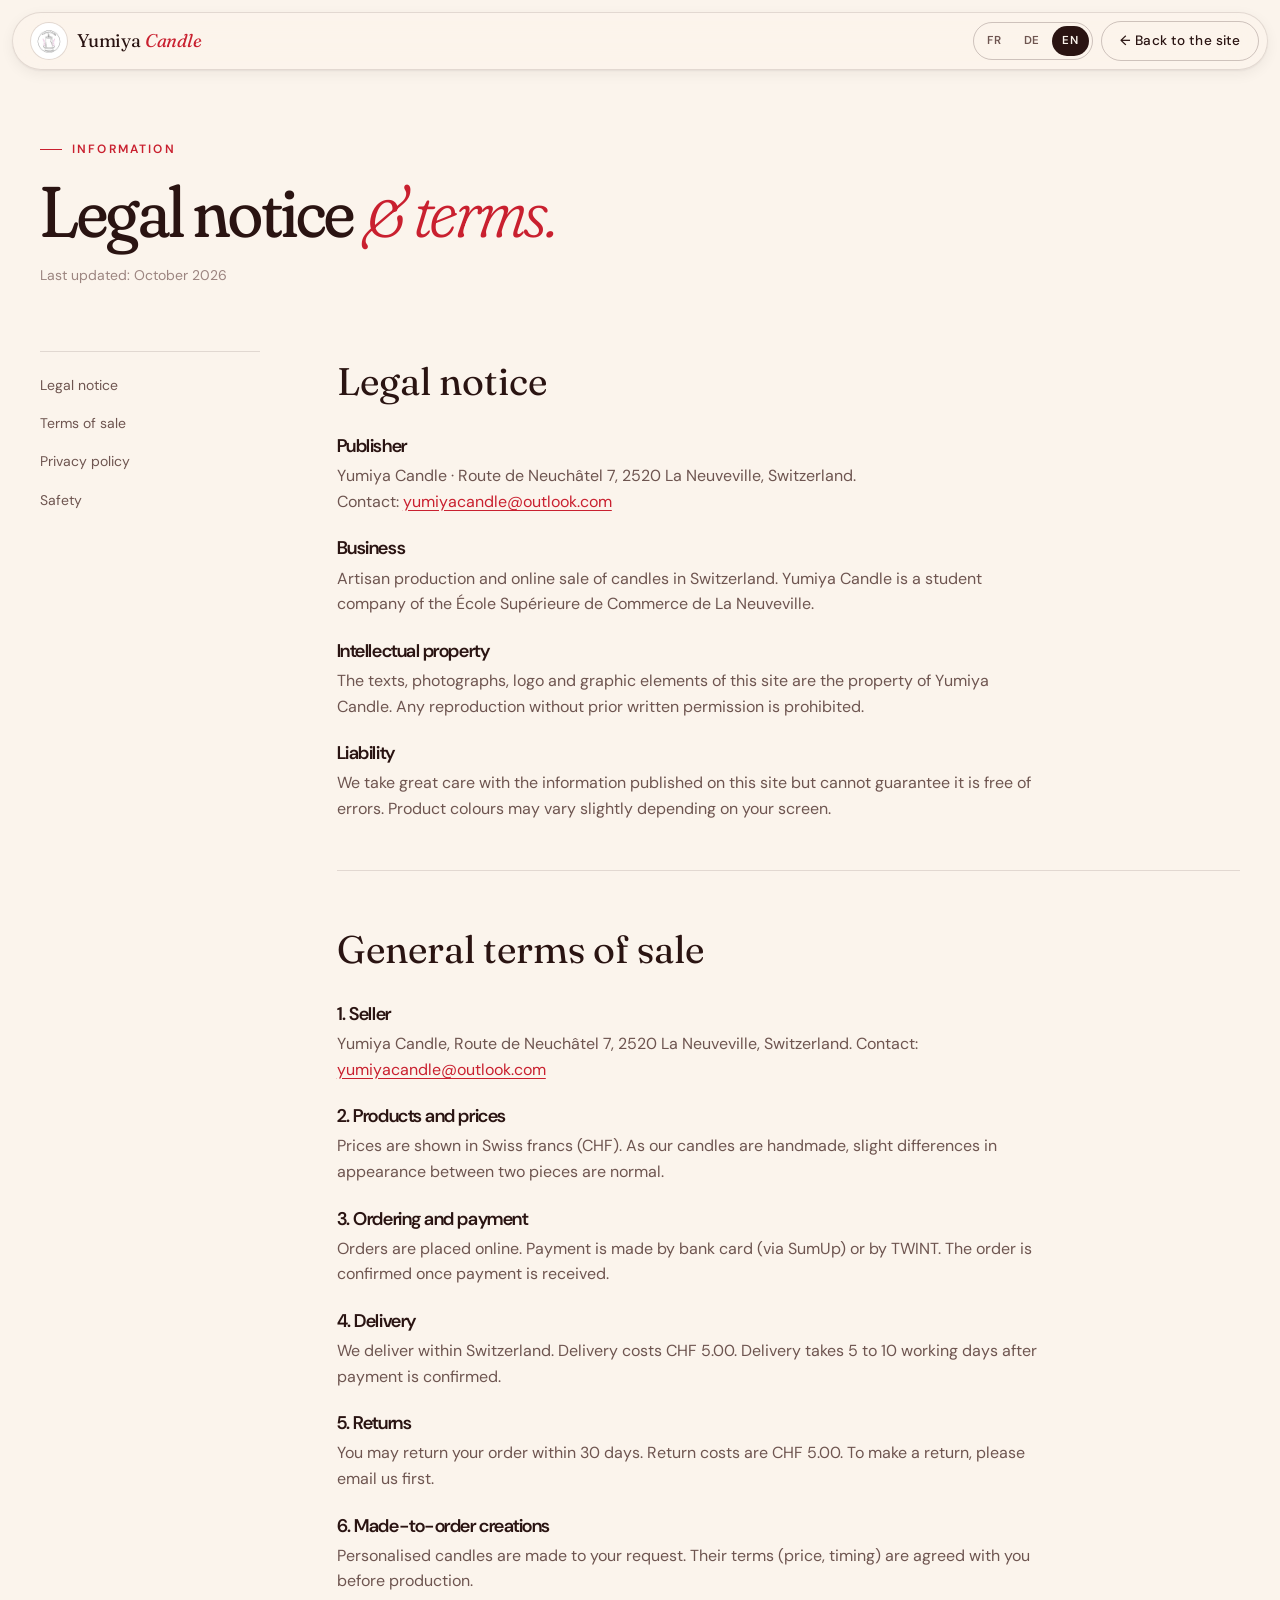
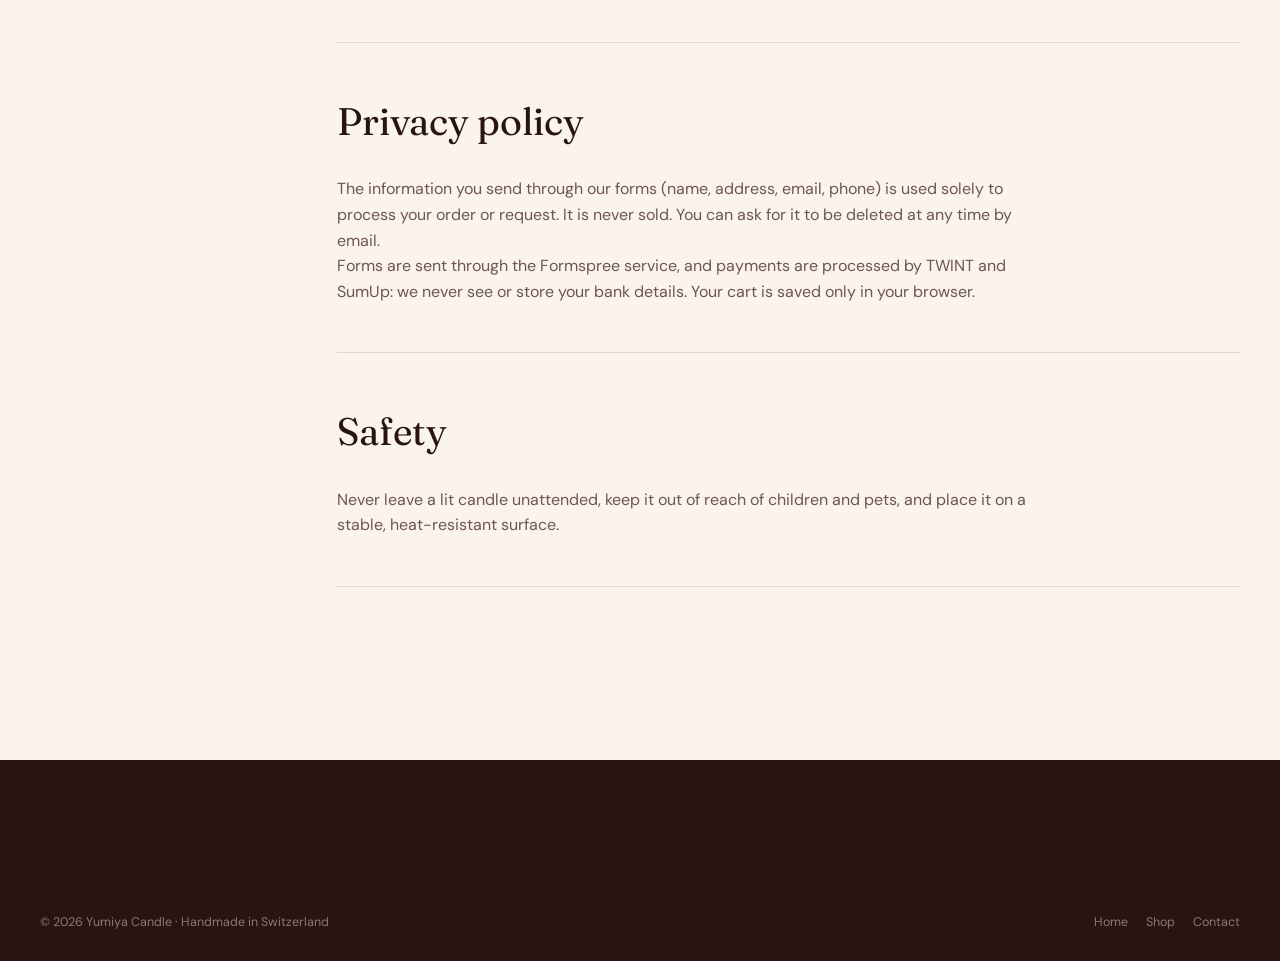
<file: legal.html>
<!DOCTYPE html>
<html lang="fr-CH">
<head>
<meta charset="UTF-8"/>
<meta name="viewport" content="width=device-width,initial-scale=1"/>
<title>Mentions légales & conditions – Yumiya Candle</title>
<meta name="description" content="Mentions légales, conditions générales de vente et protection des données de Yumiya Candle, La Neuveville."/>
<meta name="robots" content="index,follow"/>
<link rel="icon" href="assets/img/logo.webp"/>
<link rel="preconnect" href="https://fonts.googleapis.com"/>
<link rel="preconnect" href="https://fonts.gstatic.com" crossorigin/>
<link href="https://fonts.googleapis.com/css2?family=DM+Sans:opsz,wght@9..40,300;9..40,400;9..40,500;9..40,600&family=Fraunces:ital,opsz,wght,SOFT@0,9..144,300..600,100;1,9..144,300..600,100&display=swap" rel="stylesheet"/>
<link rel="stylesheet" href="assets/style.css"/>
</head>
<body>
<header class="nav scrolled" id="nav">
  <a href="index.html" class="brand" aria-label="Yumiya Candle — accueil">
    <img src="assets/img/logo.webp" alt="" width="36" height="36"/>
    <span>Yumiya <em>Candle</em></span>
  </a>
  <div class="nav-end">
    <div class="lang" role="group" aria-label="Langue"><button type="button" data-lang="fr">FR</button><button type="button" data-lang="de">DE</button><button type="button" data-lang="en">EN</button></div>
    <a href="index.html" class="btn btn-sm btn-ghost">← Retour au site</a>
  </div>
</header>

<main class="legal-page">
  <div class="container">
    <header class="legal-head">
      <span class="kicker">Informations</span>
      <h1 class="display-l">Mentions légales <em>&amp; conditions.</em></h1>
      <p>Dernière mise à jour : octobre 2026</p>
    </header>
    <div class="legal-wrap">
      <nav class="toc" aria-label="Sommaire">
        <a href="#mentions">Mentions légales</a>
        <a href="#cgv">Conditions de vente</a>
        <a href="#confidentialite">Protection des données</a>
        <a href="#securite">Sécurité</a>
      </nav>
      <div class="legal">
        <section id="mentions">
          <h2>Mentions légales</h2>
          <h3>Éditeur</h3>
          <p>Yumiya Candle · Route de Neuchâtel 7, 2520 La Neuveville, Suisse.<br/>Contact : <a href="mailto:yumiyacandle@outlook.com">yumiyacandle@outlook.com</a></p>
          <h3>Activité</h3>
          <p>Fabrication artisanale et vente en ligne de bougies, en Suisse. Yumiya Candle est une entreprise d'élèves de l'École Supérieure de Commerce de La Neuveville.</p>
          <h3>Propriété intellectuelle</h3>
          <p>Les textes, photographies, logo et éléments graphiques de ce site sont la propriété de Yumiya Candle. Toute reproduction sans autorisation écrite préalable est interdite.</p>
          <h3>Responsabilité</h3>
          <p>Nous apportons le plus grand soin aux informations publiées sur ce site, sans pouvoir garantir qu'elles soient exemptes d'erreurs. Les couleurs des produits peuvent légèrement varier selon l'écran.</p>
        </section>
        <section id="cgv">
          <h2>Conditions générales de vente</h2>
          <h3>1. Vendeur</h3>
          <p>Yumiya Candle, Route de Neuchâtel 7, 2520 La Neuveville, Suisse. Contact : <a href="mailto:yumiyacandle@outlook.com">yumiyacandle@outlook.com</a></p>
          <h3>2. Produits et prix</h3>
          <p>Les prix sont indiqués en francs suisses (CHF). Nos bougies étant fabriquées à la main, de légères différences d'aspect entre deux pièces sont normales.</p>
          <h3>3. Commande et paiement</h3>
          <p>La commande se fait en ligne. Le paiement s'effectue par carte bancaire (via SumUp) ou par TWINT. La commande est confirmée dès réception du paiement.</p>
          <h3>4. Livraison</h3>
          <p>Nous livrons en Suisse. Les frais de livraison s'élèvent à 5.00 CHF. Le délai de livraison est de 5 à 10 jours ouvrables après confirmation du paiement.</p>
          <h3>5. Retours</h3>
          <p>Vous pouvez retourner votre commande dans les 30 jours. Les frais de retour s'élèvent à 5.00 CHF. Pour effectuer un retour, contactez-nous d'abord par email.</p>
          <h3>6. Créations sur mesure</h3>
          <p>Les bougies personnalisées sont réalisées d'après votre demande. Leurs conditions (prix, délai) sont convenues avec vous avant la fabrication.</p>
        </section>
        <section id="confidentialite">
          <h2>Protection des données</h2>
          <p>Les informations transmises via nos formulaires (nom, adresse, email, téléphone) servent uniquement au traitement de votre commande ou de votre demande. Elles ne sont jamais revendues. Vous pouvez demander leur suppression à tout moment par email.</p>
          <p>Les formulaires sont transmis par le service Formspree, et les paiements sont traités par TWINT et SumUp : nous ne voyons ni ne conservons vos données bancaires. Votre panier est enregistré uniquement dans votre navigateur.</p>
        </section>
        <section id="securite">
          <h2>Sécurité</h2>
          <p>Ne laissez jamais une bougie allumée sans surveillance, tenez-la hors de portée des enfants et des animaux, et posez-la sur une surface stable et résistante à la chaleur.</p>
        </section>
      </div>
    </div>
  </div>
</main>

<footer class="footer" data-dark>
  <div class="container">
    <div class="foot-bottom">
      <span>© 2026 Yumiya Candle · Fait main en Suisse</span>
      <span class="foot-legal"><a href="index.html">Accueil</a><a href="index.html#boutique">Boutique</a><a href="index.html#contact">Contact</a></span>
    </div>
  </div>
</footer>
<script src="assets/i18n.js"></script>
<script>
translateDOM(document);
document.querySelectorAll('[data-lang]').forEach(b => {
  b.classList.toggle('on', b.dataset.lang === LANG);
  b.setAttribute('aria-pressed', b.dataset.lang === LANG);
  b.addEventListener('click', () => setLang(b.dataset.lang));
});
</script>
</body>
</html>
</file>
<file: assets/style.css>
/* ═══════════════════════════════════════════════════════════════
   YUMIYA CANDLE — feuille de style
   1. Design system (tokens : couleurs, typo, espacements, grille, mouvement)
   2. Base
   3. Composants (boutons, puces, badges, menu, formulaires, panier…)
   4. Sections
   ═══════════════════════════════════════════════════════════════ */

/* ───────────── 1. DESIGN SYSTEM ───────────── */
:root {
  /* Couleurs — inspirées de la bougie : crème, chantilly, fraise, cacao */
  --cream: #FBF4EC;
  --cream-2: #F5E9DC;
  --cream-3: #EEDDCB;
  --chantilly: #FFFCF8;
  --blush: #F7DCD8;
  --cherry: #C9202F;
  --cherry-2: #A3162A;
  --cherry-soft: #F3C3C4;
  --cocoa: #2A1412;
  --cocoa-2: #3E211D;
  --cocoa-3: #5A3630;
  --ink: #2A1412;
  --ink-2: #6E5550;
  --ink-3: #9C8580;
  --gold: #D2A367;
  --gold-2: #B98A4E;
  --flame: #FFB45C;
  --line: rgba(42, 20, 18, .12);
  --line-2: rgba(42, 20, 18, .22);
  --line-light: rgba(255, 244, 236, .14);

  /* Typographie */
  --font-display: "Fraunces", Georgia, serif;
  --font-body: "DM Sans", system-ui, -apple-system, sans-serif;
  --fs-xs: .75rem;
  --fs-s: .875rem;
  --fs-m: 1rem;
  --fs-l: clamp(1.06rem, .98rem + .35vw, 1.22rem);
  --fs-h3: clamp(1.35rem, 1.15rem + .8vw, 1.75rem);
  --fs-display-l: clamp(2.5rem, 1.6rem + 3.6vw, 4.6rem);
  --fs-display-xl: clamp(3rem, 1.6rem + 5.6vw, 6.4rem);

  /* Espacements (base 4 px) */
  --s-1: 4px; --s-2: 8px; --s-3: 12px; --s-4: 16px; --s-5: 24px;
  --s-6: 32px; --s-7: 48px; --s-8: 64px; --s-9: 96px; --s-10: 136px;
  --section-y: clamp(80px, 6vw + 48px, 152px);

  /* Grille */
  --container: 1240px;
  --gutter: clamp(16px, 4vw, 40px);

  /* Formes */
  --r-s: 10px; --r-m: 18px; --r-l: 28px; --r-xl: 40px; --r-pill: 999px;
  --shadow-s: 0 1px 2px rgba(42, 20, 18, .06), 0 4px 14px rgba(42, 20, 18, .06);
  --shadow-m: 0 2px 6px rgba(42, 20, 18, .06), 0 18px 40px -12px rgba(42, 20, 18, .18);
  --shadow-l: 0 30px 80px -20px rgba(42, 20, 18, .35);

  /* Mouvement */
  --ease-out: cubic-bezier(.22, 1, .36, 1);
  --ease-io: cubic-bezier(.65, 0, .35, 1);
  --t-fast: .2s; --t-med: .45s; --t-slow: .8s;
}

/* ───────────── 2. BASE ───────────── */
*, *::before, *::after { box-sizing: border-box; margin: 0; padding: 0; }
html { -webkit-text-size-adjust: 100%; scroll-padding-top: 88px; overflow-x: clip; }
body {
  font-family: var(--font-body); font-size: var(--fs-m); line-height: 1.6; font-weight: 400;
  color: var(--ink); background: var(--cream);
  -webkit-font-smoothing: antialiased; text-rendering: optimizeLegibility; overflow-x: clip;
}
body.locked { overflow: hidden; }
[hidden] { display: none !important; }
img { display: block; max-width: 100%; height: auto; }
a { color: inherit; text-decoration: none; }
button { font: inherit; color: inherit; background: none; border: 0; cursor: pointer; }
input, select, textarea { font: inherit; color: inherit; }
ul, ol { list-style: none; }
em { font-style: italic; }
::selection { background: var(--cherry); color: var(--chantilly); }
:focus-visible { outline: 2px solid var(--cherry); outline-offset: 3px; border-radius: 6px; }

.container { width: 100%; max-width: calc(var(--container) + 2 * var(--gutter)); margin-inline: auto; padding-inline: var(--gutter); }
.section { padding-block: var(--section-y); position: relative; }
.center { text-align: center; }
.skip { position: fixed; left: 16px; top: -60px; z-index: 300; background: var(--cocoa); color: var(--cream); padding: 10px 16px; border-radius: var(--r-s); }
.skip:focus { top: 16px; }

/* Typo */
.display-xl, .display-l, h3, .foot-word {
  font-family: var(--font-display); font-weight: 400; letter-spacing: -.025em;
  font-variation-settings: "SOFT" 100, "opsz" 144;
}
.display-xl { font-size: var(--fs-display-xl); line-height: .98; }
.display-l { font-size: var(--fs-display-l); line-height: 1.02; }
.display-xl em, .display-l em { color: var(--cherry); font-weight: 300; }
h3 { font-size: var(--fs-h3); line-height: 1.15; }
.lead { font-size: var(--fs-l); color: var(--ink-2); max-width: 34em; font-weight: 300; }
.kicker {
  display: inline-flex; align-items: center; gap: 10px;
  font-size: var(--fs-xs); letter-spacing: .18em; text-transform: uppercase; font-weight: 600; color: var(--cherry);
}
.kicker::before { content: ""; width: 22px; height: 1.5px; background: currentColor; }
.kicker-gold { color: var(--gold); }
.section-head { display: grid; gap: var(--s-5); margin-bottom: var(--s-8); max-width: 760px; }
.section-head.center { margin-inline: auto; justify-items: center; }

/* Mots découpés pour l'animation */
.w { display: inline-block; overflow: hidden; vertical-align: top; padding-bottom: .08em; margin-bottom: -.08em; }
.w > span { display: inline-block; will-change: transform; }

/* ───────────── 3. COMPOSANTS ───────────── */

/* Boutons */
.btn {
  --bg: transparent; --fg: var(--ink); --bd: var(--line-2);
  position: relative; display: inline-flex; align-items: center; justify-content: center; gap: 12px;
  min-height: 52px; padding: 0 26px; border-radius: var(--r-pill);
  background: var(--bg); color: var(--fg); border: 1.5px solid var(--bd);
  font-weight: 500; font-size: .95rem; letter-spacing: .01em; white-space: nowrap;
  transition: background var(--t-fast), color var(--t-fast), border-color var(--t-fast), box-shadow var(--t-med) var(--ease-out);
  will-change: transform;
}
.btn-primary { --bg: var(--cherry); --fg: var(--chantilly); --bd: var(--cherry); box-shadow: 0 10px 30px -10px rgba(201, 32, 47, .65); }
.btn-primary:hover { --bg: var(--cherry-2); --bd: var(--cherry-2); box-shadow: 0 16px 40px -12px rgba(201, 32, 47, .8); }
.btn-ghost:hover { --bd: var(--ink); --bg: var(--ink); --fg: var(--cream); }
.btn-ghost.light { --fg: var(--cream); --bd: var(--line-light); }
.btn-ghost.light:hover { --bg: var(--cream); --fg: var(--cocoa); --bd: var(--cream); }
.btn-gold { --bg: var(--gold); --fg: var(--cocoa); --bd: var(--gold); }
.btn-gold:hover { --bg: #E2B67C; --bd: #E2B67C; }
.btn-sm { min-height: 40px; padding: 0 18px; font-size: .85rem; }
.btn-block { width: 100%; }
.btn-tag { padding: 4px 10px; border-radius: var(--r-pill); background: rgba(255, 252, 248, .18); font-size: .8rem; font-weight: 500; }
.btn[disabled] { opacity: .6; pointer-events: none; }

/* Puces & badges */
.chip {
  display: inline-flex; align-items: center; gap: 10px; padding: 8px 16px 8px 12px; border-radius: var(--r-pill);
  background: var(--chantilly); border: 1px solid var(--line); font-size: var(--fs-s); font-weight: 500; box-shadow: var(--shadow-s);
}
.chip .dot { width: 8px; height: 8px; border-radius: 50%; background: var(--cherry); box-shadow: 0 0 0 0 rgba(201, 32, 47, .5); animation: ping 2s infinite; }
@keyframes ping { 0% { box-shadow: 0 0 0 0 rgba(201, 32, 47, .45); } 80%, 100% { box-shadow: 0 0 0 9px rgba(201, 32, 47, 0); } }
.badge {
  position: absolute; top: 16px; left: 16px; z-index: 2; padding: 6px 12px; border-radius: var(--r-pill);
  font-size: .7rem; letter-spacing: .12em; text-transform: uppercase; font-weight: 600;
}
.badge-red { background: var(--cherry); color: var(--chantilly); }
.badge-soft { background: rgba(255, 252, 248, .9); color: #6b7d3a; }
.badge-gold { background: var(--gold); color: var(--cocoa); }

/* Flamme */
.wick-flame { position: absolute; left: 54.2%; top: 2.8%; width: 7.5%; aspect-ratio: 26 / 44; transform: translate(-50%, -96%); transform-origin: 50% 100%; z-index: 3; pointer-events: none; }
.wick-flame svg { width: 100%; height: 100%; overflow: visible; filter: drop-shadow(0 0 6px rgba(255, 170, 80, .9)) drop-shadow(0 0 18px rgba(255, 140, 60, .55)); }
.flame { transform-box: fill-box; }
.wick-flame .flame { transform-origin: 50% 100%; animation: flicker 2.4s ease-in-out infinite; }
@keyframes flicker {
  0%, 100% { transform: scale(1, 1) rotate(0deg); }
  20% { transform: scale(.94, 1.06) rotate(-2deg); }
  40% { transform: scale(1.04, .95) rotate(1.5deg); }
  60% { transform: scale(.97, 1.08) rotate(-1deg); }
  80% { transform: scale(1.02, .97) rotate(2deg); }
}
.candle-wrap { position: relative; }
.candle-wrap img { position: relative; z-index: 2; width: 100%; filter: drop-shadow(0 30px 40px rgba(42, 20, 18, .25)); }
.glow {
  position: absolute; left: 54%; top: 0; width: 140%; aspect-ratio: 1; transform: translate(-50%, -45%); z-index: 1; pointer-events: none;
  background: radial-gradient(circle, rgba(255, 196, 120, .55) 0%, rgba(255, 150, 90, .18) 35%, rgba(255, 150, 90, 0) 65%);
  animation: breathe 3.2s ease-in-out infinite;
}
@keyframes breathe { 50% { opacity: .75; transform: translate(-50%, -45%) scale(.94); } }

/* Menu */
.scrollbar { position: fixed; top: 0; left: 0; right: 0; height: 3px; z-index: 120; background: var(--cherry); transform-origin: 0 50%; transform: scaleX(0); }
.nav {
  position: fixed; top: 12px; left: 50%; z-index: 100; width: calc(100% - 24px); max-width: 1320px; transform: translateX(-50%);
  display: flex; align-items: center; justify-content: space-between; gap: var(--s-4);
  padding: 8px 8px 8px 18px; border-radius: var(--r-pill); border: 1px solid transparent;
  transition: background var(--t-med), border-color var(--t-med), box-shadow var(--t-med), color var(--t-med);
}
.nav.scrolled { background: rgba(251, 244, 236, .78); backdrop-filter: blur(18px) saturate(1.4); -webkit-backdrop-filter: blur(18px) saturate(1.4); border-color: var(--line); box-shadow: var(--shadow-s); }
.nav.dark { color: var(--cream); }
.nav.dark.scrolled { background: rgba(42, 20, 18, .7); border-color: var(--line-light); }
.nav.dark .btn-ghost { --fg: var(--cream); --bd: var(--line-light); }
.nav.dark .btn-ghost:hover { --bg: var(--cream); --fg: var(--cocoa); }
.brand { display: flex; align-items: center; gap: 10px; font-family: var(--font-display); font-size: 1.15rem; letter-spacing: -.01em; }
.brand img { width: 36px; height: 36px; border-radius: 50%; background: #fff; box-shadow: 0 0 0 1px var(--line); }
.brand em { color: var(--cherry); }
.nav.dark .brand em { color: var(--cherry-soft); }
.nav-links { position: relative; display: flex; align-items: center; padding: 4px; }
.nav-links a { position: relative; z-index: 1; padding: 8px 16px; font-size: var(--fs-s); font-weight: 500; border-radius: var(--r-pill); opacity: .82; transition: opacity var(--t-fast); }
.nav-links a:hover, .nav-links a.active { opacity: 1; }
.nav-pill { position: absolute; left: 0; top: 4px; height: calc(100% - 8px); width: 0; border-radius: var(--r-pill); background: rgba(42, 20, 18, .07); opacity: 0; }
.nav.dark .nav-pill { background: rgba(255, 244, 236, .12); }
.nav-end { display: flex; align-items: center; gap: var(--s-2); }
.cart-btn { position: relative; width: 44px; height: 44px; border-radius: 50%; display: grid; place-items: center; background: var(--cocoa); color: var(--cream); transition: transform var(--t-fast); }
.nav.dark .cart-btn { background: var(--cream); color: var(--cocoa); }
.nav.dark .brand img { box-shadow: none; }
.cart-btn svg { width: 20px; height: 20px; }
.cart-count {
  position: absolute; top: -3px; right: -3px; min-width: 20px; height: 20px; padding: 0 5px; border-radius: 10px;
  background: var(--cherry); color: #fff; font-size: .7rem; font-weight: 600; display: grid; place-items: center;
  border: 2px solid var(--cream); transform: scale(0);
}
.cart-count.on { transform: scale(1); }
.burger { display: none; width: 44px; height: 44px; border-radius: 50%; border: 1px solid var(--line-2); position: relative; }
.nav.dark .burger { border-color: var(--line-light); }
.burger span { position: absolute; left: 13px; right: 13px; height: 1.5px; background: currentColor; transition: transform var(--t-med) var(--ease-out); }
.burger span:first-child { top: 18px; } .burger span:last-child { top: 25px; }
.burger[aria-expanded="true"] span:first-child { transform: translateY(3.5px) rotate(45deg); }
.burger[aria-expanded="true"] span:last-child { transform: translateY(-3.5px) rotate(-45deg); }
.menu {
  position: fixed; inset: 0; z-index: 90; background: var(--cocoa); color: var(--cream);
  display: flex; flex-direction: column; justify-content: center; padding: 100px var(--gutter) 40px;
  clip-path: circle(0% at calc(100% - 40px) 40px); visibility: hidden;
}
.menu nav { display: grid; gap: 6px; }
.menu a { font-family: var(--font-display); font-size: clamp(2.2rem, 9vw, 3.4rem); line-height: 1.1; display: flex; align-items: baseline; gap: 14px; }
.menu a small { font-family: var(--font-body); font-size: .75rem; color: var(--cherry-soft); letter-spacing: .1em; }
.menu p { margin-top: 40px; color: rgba(255, 244, 236, .6); font-size: var(--fs-s); }
.menu p a { font-family: inherit; font-size: inherit; display: inline; color: var(--cream); }

/* Formulaires */
.card-form { background: var(--chantilly); border: 1px solid var(--line); border-radius: var(--r-l); padding: clamp(24px, 3.5vw, 44px); box-shadow: var(--shadow-m); position: relative; }
.card-form.dark { background: var(--cocoa-2); border-color: var(--line-light); box-shadow: none; }
.card-form h3 { margin-bottom: 6px; }
.card-form form > p { color: var(--ink-2); font-size: var(--fs-s); margin-bottom: var(--s-5); }
.card-form.dark form > p { color: rgba(255, 244, 236, .62); }
.field { display: grid; gap: 6px; margin-bottom: var(--s-4); border: 0; min-width: 0; }
.field label, .field legend { font-size: .78rem; font-weight: 600; letter-spacing: .04em; color: var(--ink-2); padding: 0; }
.dark .field label, .dark .field legend { color: rgba(255, 244, 236, .7); }
.field input, .field select, .field textarea {
  width: 100%; min-height: 50px; padding: 12px 16px; border-radius: var(--r-s);
  background: var(--cream); border: 1.5px solid transparent; outline: none; font-size: 16px;
  transition: border-color var(--t-fast), background var(--t-fast), box-shadow var(--t-fast);
}
.field textarea { min-height: 110px; resize: vertical; }
.field select { appearance: none; background-image: url("data:image/svg+xml,%3Csvg xmlns='http://www.w3.org/2000/svg' width='12' height='8' fill='none' stroke='%236E5550' stroke-width='1.6'%3E%3Cpath d='M1 1.5l5 5 5-5'/%3E%3C/svg%3E"); background-repeat: no-repeat; background-position: right 16px center; padding-right: 40px; }
.field input:focus, .field select:focus, .field textarea:focus { border-color: var(--cherry); background: #fff; box-shadow: 0 0 0 4px rgba(201, 32, 47, .1); }
.dark .field input, .dark .field select, .dark .field textarea { background: rgba(255, 244, 236, .06); color: var(--cream); }
.dark .field input::placeholder, .dark .field textarea::placeholder { color: rgba(255, 244, 236, .35); }
.dark .field select option { color: var(--ink); }
.dark .field input:focus, .dark .field select:focus, .dark .field textarea:focus { border-color: var(--gold); background: rgba(255, 244, 236, .1); box-shadow: 0 0 0 4px rgba(210, 163, 103, .15); }
.field.err input, .field.err select, .field.err textarea { border-color: var(--cherry); }
.field.err .chips span { border-color: var(--cherry); }
.row2 { display: grid; grid-template-columns: 1fr 1fr; gap: 0 var(--s-4); }
.row2[hidden] { display: none; }
.hp { position: absolute; left: -9999px; }
.chips { display: flex; flex-wrap: wrap; gap: 8px; }
.chips label { position: relative; }
.chips input { position: absolute; opacity: 0; inset: 0; cursor: pointer; }
.chips span { display: inline-flex; padding: 9px 16px; border-radius: var(--r-pill); border: 1.5px solid var(--line-light); font-size: var(--fs-s); transition: all var(--t-fast); cursor: pointer; }
.chips input:checked + span { background: var(--gold); border-color: var(--gold); color: var(--cocoa); font-weight: 500; }
.chips input:focus-visible + span { outline: 2px solid var(--gold); outline-offset: 2px; }
.success { display: none; text-align: center; padding: var(--s-7) var(--s-4); }
.success.on { display: block; }
.success-ic { width: 64px; height: 64px; margin: 0 auto var(--s-5); border-radius: 50%; display: grid; place-items: center; background: var(--cherry); color: #fff; font-size: 1.5rem; }
.dark .success-ic { background: var(--gold); color: var(--cocoa); }
.success h4 { font-family: var(--font-display); font-size: 2rem; font-weight: 400; margin-bottom: 8px; }
.success p { color: var(--ink-2); }
.dark .success p { color: rgba(255, 244, 236, .7); }

/* Panier, modales, toast */
.overlay { position: fixed; inset: 0; z-index: 150; background: rgba(42, 20, 18, .45); backdrop-filter: blur(4px); opacity: 0; visibility: hidden; transition: opacity var(--t-med), visibility var(--t-med); }
.overlay.on { opacity: 1; visibility: visible; }
.drawer {
  position: fixed; top: 0; right: 0; bottom: 0; z-index: 160; width: min(440px, 100%); background: var(--cream);
  display: flex; flex-direction: column; transform: translateX(105%); visibility: hidden; box-shadow: var(--shadow-l);
}
.drawer-hd { display: flex; align-items: center; justify-content: space-between; padding: 24px 28px; border-bottom: 1px solid var(--line); }
.drawer-body { flex: 1; overflow: auto; padding: 12px 28px; }
.drawer-ft { padding: 24px 28px; border-top: 1px solid var(--line); display: grid; gap: 14px; }
.drawer-ft p { font-size: .78rem; color: var(--ink-3); text-align: center; }
.cart-total { display: flex; justify-content: space-between; align-items: baseline; }
.cart-total strong { font-family: var(--font-display); font-size: 1.6rem; font-weight: 400; }
.cart-item { display: grid; grid-template-columns: 72px 1fr auto; gap: 16px; align-items: center; padding: 16px 0; border-bottom: 1px solid var(--line); }
.cart-item img { width: 72px; height: 72px; object-fit: cover; border-radius: var(--r-s); }
.cart-item strong { display: block; font-weight: 500; }
.cart-item small { color: var(--ink-3); }
.cart-item .ci-price { font-family: var(--font-display); font-size: 1.1rem; text-align: right; }
.cart-item .qty { margin-top: 8px; transform: scale(.82); transform-origin: 0 50%; }
.cart-rm { font-size: .75rem; color: var(--ink-3); text-decoration: underline; margin-top: 4px; }
.cart-empty { text-align: center; padding: 60px 10px; color: var(--ink-2); }
.cart-empty .e-ic { font-size: 2.4rem; margin-bottom: 10px; }
.x-btn { width: 40px; height: 40px; border-radius: 50%; display: grid; place-items: center; border: 1px solid var(--line); transition: background var(--t-fast); }
.x-btn:hover { background: var(--cream-2); }
.x-btn svg { width: 14px; height: 14px; }
.modal { position: fixed; inset: 0; z-index: 170; display: grid; place-items: center; padding: 16px; visibility: hidden; pointer-events: none; }
.modal.on { visibility: visible; pointer-events: auto; }
.modal-card { position: relative; width: min(560px, 100%); max-height: calc(100svh - 32px); overflow: auto; opacity: 0; background: var(--chantilly); border-radius: var(--r-l); box-shadow: var(--shadow-l); }
.modal-card .x-btn { position: absolute; top: 16px; right: 16px; }
.toast {
  position: fixed; left: 50%; bottom: 24px; z-index: 200; transform: translate(-50%, 140%);
  background: var(--cocoa); color: var(--cream); padding: 14px 22px; border-radius: var(--r-pill); font-size: var(--fs-s);
  box-shadow: var(--shadow-l); display: flex; align-items: center; gap: 10px; max-width: calc(100% - 32px);
}
.fly-heart { position: fixed; z-index: 210; width: 28px; height: 28px; pointer-events: none; color: var(--cherry); }

/* Quantité */
.qty { display: inline-flex; align-items: center; border: 1.5px solid var(--line-2); border-radius: var(--r-pill); height: 52px; }
.qty button { width: 44px; height: 100%; font-size: 1.2rem; }
.qty span { min-width: 22px; text-align: center; font-weight: 600; font-variant-numeric: tabular-nums; }

/* ───────────── 4. SECTIONS ───────────── */

/* Ouverture */
.intro { position: fixed; inset: 0; z-index: 250; background: var(--cocoa); color: var(--cream); display: none; place-content: center; justify-items: center; gap: 18px; }
.intro-flame { position: relative; width: 30px; height: 50px; }
.intro-flame svg { width: 100%; height: 100%; overflow: visible; filter: drop-shadow(0 0 14px rgba(255, 170, 80, .9)); }
.intro-flame .flame { transform-origin: 50% 100%; animation: flicker 2.4s ease-in-out infinite; }
.intro-word { font-family: var(--font-display); font-size: clamp(2rem, 6vw, 3.2rem); display: flex; gap: .3em; letter-spacing: -.02em; }
.intro-word em { color: var(--cherry-soft); font-weight: 300; }
.js .intro { display: grid; }
.reduced .intro { display: none; }

/* Hero */
.hero { position: relative; min-height: 100svh; display: flex; align-items: center; padding: 120px 0 80px; overflow: hidden; }
.hero-bg { position: absolute; inset: 0; pointer-events: none; }
.blob { position: absolute; border-radius: 50%; filter: blur(70px); opacity: .8; }
.b1 { width: 52vw; height: 52vw; right: -10vw; top: -8vw; background: radial-gradient(circle, var(--blush), transparent 70%); }
.b2 { width: 36vw; height: 36vw; left: -14vw; bottom: -14vw; background: radial-gradient(circle, #F6E3C9, transparent 70%); }
.hero-grid { position: relative; display: grid; grid-template-columns: 1.08fr .92fr; gap: var(--s-7); align-items: center; }
.hero-copy { display: grid; gap: var(--s-5); justify-items: start; }
.hero-copy .chip { margin-bottom: var(--s-2); }
.hero-cta { display: flex; flex-wrap: wrap; gap: var(--s-3); margin-top: var(--s-2); }
.hero-trust { display: flex; flex-wrap: wrap; gap: var(--s-2) var(--s-6); margin-top: var(--s-4); padding-top: var(--s-5); border-top: 1px solid var(--line); font-size: var(--fs-s); color: var(--ink-2); }
.hero-trust b { font-family: var(--font-display); font-weight: 400; font-size: 1.5rem; color: var(--ink); margin-right: 6px; }
.hero-visual { position: relative; height: min(76svh, 720px); display: grid; place-items: center; }
.plate { position: absolute; width: 82%; aspect-ratio: 1; border-radius: 50%; background: radial-gradient(circle at 40% 35%, #FCE7E2, var(--blush) 60%, #EFC6C1); box-shadow: inset 0 -30px 60px rgba(201, 32, 47, .08); }
.badge-ring { position: absolute; width: 96%; aspect-ratio: 1; animation: spin 40s linear infinite; }
.badge-ring text { font-size: 8.4px; letter-spacing: 2.2px; text-transform: uppercase; fill: var(--cherry-2); font-family: var(--font-body); font-weight: 500; }
@keyframes spin { to { transform: rotate(360deg); } }
.hero-candle { position: relative; width: min(56%, 360px); z-index: 2; margin-top: 6%; }
.float-hearts { position: absolute; inset: 0; z-index: 3; pointer-events: none; }
.float-hearts span { position: absolute; color: var(--cherry); }
.float-hearts svg { width: 100%; height: 100%; display: block; filter: drop-shadow(0 6px 10px rgba(201, 32, 47, .25)); }
.hero-note {
  position: absolute; left: -4%; bottom: 8%; z-index: 4; max-width: 240px; padding: 16px 18px; border-radius: var(--r-m);
  background: rgba(255, 252, 248, .86); backdrop-filter: blur(10px); border: 1px solid var(--line); box-shadow: var(--shadow-m);
}
.hero-note { text-align: left; display: grid; gap: 2px; cursor: pointer; transition: box-shadow var(--t-med); }
.hero-note:hover { box-shadow: var(--shadow-l); }
.hero-note .kicker { font-size: .62rem; }
.hero-note strong { font-family: var(--font-display); font-weight: 400; font-size: 1.15rem; }
.hero-note small { color: var(--ink-2); font-size: .78rem; }
.scroll-cue { position: absolute; left: 50%; bottom: 24px; width: 26px; height: 42px; border: 1.5px solid var(--line-2); border-radius: 14px; transform: translateX(-50%); }
.scroll-cue span { position: absolute; left: 50%; top: 8px; width: 3px; height: 8px; border-radius: 2px; background: var(--ink); transform: translateX(-50%); animation: cue 1.8s var(--ease-io) infinite; }
@keyframes cue { 0% { opacity: 0; transform: translate(-50%, 0); } 30% { opacity: 1; } 100% { opacity: 0; transform: translate(-50%, 14px); } }

/* Bandeau */
.ticker { background: var(--cherry); color: var(--chantilly); overflow: hidden; padding: 18px 0; transform: rotate(-1.2deg) scale(1.02); position: relative; z-index: 5; }
.ticker-track { display: flex; width: max-content; gap: 28px; align-items: center; white-space: nowrap; font-family: var(--font-display); font-size: clamp(1.2rem, 2vw, 1.6rem); font-style: italic; }
.ticker i { font-style: normal; font-size: .8em; opacity: .7; }

/* Scène : allume-la */
.ignite { position: relative; height: 340vh; margin-top: -2vw; }
.ignite-sticky { position: sticky; top: 0; height: 100svh; overflow: hidden; display: grid; place-items: center; --night: 0; --lit: 0; }
.ignite-sky { position: absolute; inset: 0; background: radial-gradient(ellipse at 50% 30%, var(--cocoa-2), var(--cocoa) 60%, #170A09); opacity: var(--night); }
.ignite-sky::after { content: ""; position: absolute; inset: 0; background: radial-gradient(circle at 62% 36%, rgba(255, 170, 90, .28), transparent 45%); opacity: var(--lit); }
.ignite-lines { position: absolute; left: var(--gutter); right: var(--gutter); top: 50%; transform: translateY(-50%); max-width: calc(var(--container)); margin: 0 auto; pointer-events: none; z-index: 3; }
.ig-line {
  position: absolute; left: 0; top: 0; transform: translateY(-50%); max-width: 9.5em;
  font-family: var(--font-display); font-size: clamp(2.4rem, 1.4rem + 4vw, 5.2rem); line-height: 1.02; letter-spacing: -.025em; opacity: 0;
  color: color-mix(in srgb, var(--cream) calc(var(--night) * 100%), var(--ink));
}
.ig-line em { color: var(--flame); font-weight: 300; }
.ig-line .kicker { display: flex; margin-bottom: 18px; font-family: var(--font-body); font-size: var(--fs-xs); letter-spacing: .18em; }
.ignite-candle { position: relative; z-index: 2; width: min(30vw, 330px); margin-left: 34vw; }
.ignite-candle .glow { opacity: 0; animation: none; }
.ignite-candle .wick-flame { transform: translate(-50%, -96%) scale(0); }
.ignite-floor { position: absolute; left: 50%; bottom: -4%; width: 170%; height: 40px; transform: translateX(-50%); background: radial-gradient(ellipse, rgba(255, 170, 90, .35), transparent 70%); opacity: var(--lit); }
.ignite-end { position: absolute; left: 0; right: 0; bottom: 6svh; z-index: 3; display: flex; justify-content: center; gap: clamp(24px, 6vw, 96px); color: var(--cream); opacity: 0; padding: 0 var(--gutter); }
.stat { display: grid; gap: 4px; text-align: center; }
.stat b { font-family: var(--font-display); font-weight: 300; font-size: clamp(2rem, 4vw, 3.4rem); line-height: 1; color: var(--flame); }
.stat span { font-size: .8rem; color: rgba(255, 244, 236, .66); line-height: 1.4; }

/* Scène : anatomie */
.anatomy { position: relative; height: 420vh; background: var(--cream-2); }
.anatomy-sticky { position: sticky; top: 0; height: 100svh; display: grid; grid-template-columns: 1fr 1fr; gap: var(--s-7); align-items: center; }
.anatomy-copy { display: grid; gap: var(--s-5); }
.layers { display: grid; gap: 4px; margin-top: var(--s-4); counter-reset: l; }
.layers li { display: flex; gap: 18px; padding: 14px 18px; border-radius: var(--r-m); opacity: .38; transition: opacity var(--t-med), background var(--t-med); cursor: pointer; }
.layers li b { font-family: var(--font-display); font-weight: 400; color: var(--cherry); font-size: 1.05rem; min-width: 26px; }
.layers li strong { display: block; font-weight: 500; font-size: 1.05rem; }
.layers li span { display: block; color: var(--ink-2); font-size: var(--fs-s); max-height: 0; overflow: hidden; opacity: 0; transition: max-height var(--t-med) var(--ease-out), opacity var(--t-med); }
.layers li.on { opacity: 1; background: var(--chantilly); box-shadow: var(--shadow-s); }
.layers li.on span { max-height: 4em; opacity: 1; }
.anatomy-visual { position: relative; height: 100%; display: grid; place-items: center; }
.anatomy-candle { position: relative; height: min(74svh, 640px); aspect-ratio: 559 / 864; }
.anatomy-candle img { width: 100%; height: 100%; object-fit: contain; filter: drop-shadow(0 40px 50px rgba(42, 20, 18, .22)); }
.hotspots { position: absolute; inset: 0; }
.hotspot { position: absolute; width: 18px; height: 18px; margin: -9px 0 0 -9px; border-radius: 50%; background: var(--chantilly); border: 2px solid var(--cherry); transition: transform var(--t-med) var(--ease-out), background var(--t-med); }
.hotspot::after { content: ""; position: absolute; inset: -9px; border-radius: 50%; border: 1.5px solid var(--cherry); opacity: 0; }
.hotspot.on { background: var(--cherry); transform: scale(1.25); }
.hotspot.on::after { animation: ring 1.6s var(--ease-out) infinite; }
@keyframes ring { 0% { opacity: .9; transform: scale(.6); } 100% { opacity: 0; transform: scale(1.6); } }
.anatomy-count { position: absolute; right: 0; bottom: 8svh; font-family: var(--font-display); font-size: clamp(3rem, 7vw, 6rem); line-height: 1; color: var(--cherry); font-weight: 300; }
.anatomy-count small { font-size: .3em; color: var(--ink-3); margin-left: 6px; }

.pricing { position: relative; display: grid; grid-template-columns: 1fr 1fr; gap: var(--s-3); }
.pricing-pill { position: absolute; z-index: 0; border-radius: var(--r-m); border: 2px solid var(--cherry); background: #fff; box-shadow: var(--shadow-m); pointer-events: none; }
.price-card { position: relative; z-index: 1; display: grid; gap: 8px; text-align: left; padding: 18px 20px; border-radius: var(--r-m); border: 1.5px solid var(--line); }
.price-card.on { border-color: transparent; }
.pc-top { display: flex; justify-content: space-between; align-items: baseline; gap: 8px; }
.pc-top b { font-weight: 600; }
.pc-top em { font-style: normal; font-family: var(--font-display); font-size: 1.2rem; color: var(--cherry); white-space: nowrap; }
.pc-meta { font-size: .8rem; color: var(--ink-2); }
.pc-bar { height: 4px; border-radius: 2px; background: var(--cream-3); overflow: hidden; }
.pc-bar i { display: block; height: 100%; width: var(--w); background: linear-gradient(90deg, var(--flame), var(--cherry)); border-radius: 2px; }
.specs { display: grid; grid-template-columns: 1fr 1fr; border-top: 1px solid var(--line); }
.specs div { padding: 14px 0; border-bottom: 1px solid var(--line); }
.specs div:nth-child(odd) { padding-right: 16px; }
.specs dt { font-size: .7rem; letter-spacing: .14em; text-transform: uppercase; color: var(--ink-3); font-weight: 600; }
.specs dd { font-weight: 500; }
/* Valeurs */
.values { padding-block: calc(var(--section-y) * .7); }
.values-grid { display: grid; grid-template-columns: repeat(4, 1fr); gap: var(--s-4); }
.value { padding: 28px; border-radius: var(--r-l); background: var(--chantilly); border: 1px solid var(--line); display: grid; gap: 6px; align-content: start; }
.value-ic { width: 44px; height: 44px; border-radius: 12px; display: grid; place-items: center; background: var(--blush); color: var(--cherry); margin-bottom: 14px; }
.value-ic svg { width: 22px; height: 22px; }
.value b { font-family: var(--font-display); font-weight: 300; font-size: 2.6rem; line-height: 1; color: var(--cherry); }
.value strong { font-weight: 600; margin-top: 6px; }
.value p { color: var(--ink-2); font-size: var(--fs-s); }

/* Sur mesure */
.custom { background: var(--cocoa); color: var(--cream); overflow: hidden; }
.custom::before { content: ""; position: absolute; width: 60vw; height: 60vw; left: -20vw; top: -20vw; background: radial-gradient(circle, rgba(210, 163, 103, .14), transparent 65%); pointer-events: none; }
.custom-grid { position: relative; display: grid; grid-template-columns: 1fr 1fr; gap: clamp(32px, 6vw, 96px); align-items: start; }
.custom .display-l em { color: var(--gold); }
.custom .lead { color: rgba(255, 244, 236, .7); }
/* FAQ */
.faq { background: var(--cream-2); }
.faq-grid { display: grid; grid-template-columns: .9fr 1.1fr; gap: clamp(32px, 6vw, 96px); align-items: start; }
.faq .section-head { position: sticky; top: 110px; margin-bottom: 0; }
.accordion { display: grid; gap: var(--s-3); }
.accordion details { background: var(--chantilly); border-radius: var(--r-m); border: 1px solid var(--line); overflow: hidden; }
.accordion summary { list-style: none; cursor: pointer; display: flex; justify-content: space-between; align-items: center; gap: 16px; padding: 22px 24px; font-weight: 500; font-size: 1.05rem; }
.accordion summary::-webkit-details-marker { display: none; }
.accordion summary i { position: relative; flex: none; width: 32px; height: 32px; border-radius: 50%; background: var(--cream-2); transition: background var(--t-fast), transform var(--t-med) var(--ease-out); }
.accordion summary i::before, .accordion summary i::after { content: ""; position: absolute; left: 50%; top: 50%; width: 12px; height: 1.6px; background: currentColor; transform: translate(-50%, -50%); }
.accordion summary i::after { transform: translate(-50%, -50%) rotate(90deg); transition: transform var(--t-med) var(--ease-out); }
.accordion details[open] summary i { background: var(--cherry); color: #fff; transform: rotate(180deg); }
.accordion details[open] summary i::after { transform: translate(-50%, -50%) rotate(0); }
.acc-body { padding: 0 24px 22px; color: var(--ink-2); }
.acc-body strong { color: var(--ink); font-weight: 600; }

/* Pied de page */
.footer { background: var(--cocoa); color: var(--cream); padding-top: var(--section-y); overflow: hidden; }
.foot-cta { display: flex; justify-content: space-between; align-items: flex-end; flex-wrap: wrap; gap: var(--s-6); padding-bottom: var(--s-8); border-bottom: 1px solid var(--line-light); }
.foot-cta .display-l em { color: var(--flame); }
.foot-cta-btns { display: flex; gap: var(--s-3); flex-wrap: wrap; }
.foot-grid { display: grid; grid-template-columns: 1.6fr 1fr 1fr 1.2fr; gap: var(--s-6); padding: var(--s-8) 0; }
.foot-brand img { width: 64px; margin-bottom: 18px; }
.foot-brand p { color: rgba(255, 244, 236, .6); font-size: var(--fs-s); max-width: 30em; }
.footer h4 { font-size: .72rem; letter-spacing: .16em; text-transform: uppercase; color: var(--cherry-soft); margin-bottom: 16px; font-weight: 600; }
.footer ul { display: grid; gap: 10px; font-size: var(--fs-s); }
.footer ul a, .footer ul button { color: rgba(255, 244, 236, .78); transition: color var(--t-fast); text-align: left; }
.footer ul a:hover, .footer ul button:hover { color: var(--cream); }
.footer ul span { color: rgba(255, 244, 236, .55); }
.foot-word { font-size: clamp(3.6rem, 15.5vw, 15rem); line-height: .85; text-align: center; white-space: nowrap; font-style: italic; font-weight: 300; color: transparent; -webkit-text-stroke: 1px rgba(255, 244, 236, .2); user-select: none; }
.foot-bottom { display: flex; justify-content: space-between; flex-wrap: wrap; gap: 10px; padding: 28px 0; font-size: .78rem; color: rgba(255, 244, 236, .45); }

/* Liens soulignés */
.ulink { color: var(--cherry); text-decoration: underline; text-underline-offset: 3px; text-decoration-thickness: 1px; }
.dark .ulink, .custom .ulink { color: var(--gold); }

/* Vitrine (défilement horizontal) */
.vitrine { position: relative; height: 500vh; }
.vt-sticky { position: sticky; top: 0; height: 100svh; overflow: hidden; }
.vt-track { display: flex; height: 100%; will-change: transform; }
.vt-panel { position: relative; flex: 0 0 100vw; height: 100%; background: var(--bg); overflow: hidden; display: grid; place-items: center; }
.vt-panel::before { content: ""; position: absolute; inset: 0; background: radial-gradient(55% 50% at 50% 55%, var(--soft), transparent 70%); }
.vt-word { position: absolute; left: 50%; top: 40%; transform: translate(-50%, -50%); font-family: var(--font-display); font-style: italic; font-weight: 300; font-size: clamp(5rem, 19vw, 20rem); line-height: .8; letter-spacing: -.03em; white-space: nowrap; color: var(--ink); opacity: .9; pointer-events: none; font-variation-settings: "SOFT" 100, "opsz" 144; }
.vt-img { position: relative; z-index: 2; height: min(54svh, 520px); width: auto; max-width: 70vw; object-fit: contain; margin-top: -4svh; filter: drop-shadow(0 40px 50px rgba(42, 20, 18, .28)); will-change: transform; }
.vt-img.wide { height: auto; width: min(64vw, 620px); }
.vt-info { position: absolute; left: 0; right: 0; bottom: clamp(48px, 9svh, 96px); z-index: 3; display: flex; justify-content: space-between; align-items: flex-end; gap: var(--s-5); }
.vt-n { font-size: var(--fs-xs); letter-spacing: .18em; text-transform: uppercase; font-weight: 600; color: var(--ink-2); }
.vt-name { font-size: clamp(2rem, 4vw, 3.4rem); line-height: 1; margin: 8px 0 6px; }
.vt-notes { color: var(--ink-2); }
.vt-buy { display: grid; justify-items: end; gap: 10px; }
.vt-price { font-family: var(--font-display); font-size: clamp(1.5rem, 2.6vw, 2.2rem); }
.vt-head { position: absolute; top: 96px; left: 0; right: 0; z-index: 4; display: flex; justify-content: space-between; align-items: center; pointer-events: none; }
.vt-count { font-family: var(--font-display); font-size: 1.1rem; color: var(--ink-2); }
.vt-count b { font-weight: 400; color: var(--cherry); font-size: 1.6rem; }
.vt-bar { position: absolute; left: var(--gutter); right: var(--gutter); bottom: 24px; height: 2px; background: rgba(42, 20, 18, .12); border-radius: 2px; z-index: 4; overflow: hidden; }
.vt-bar span { display: block; height: 100%; background: var(--cherry); transform-origin: 0 50%; transform: scaleX(.2); }
.vitrine.static { height: auto; }
.vitrine.static .vt-sticky { position: relative; height: auto; overflow-x: auto; scroll-snap-type: x mandatory; }
.vitrine.static .vt-panel { height: 92svh; scroll-snap-align: start; }

/* Boutique */
.tabs { position: relative; display: inline-flex; gap: 4px; padding: 5px; border-radius: var(--r-pill); background: var(--chantilly); border: 1px solid var(--line); margin-bottom: var(--s-7); max-width: 100%; overflow-x: auto; scrollbar-width: none; }
.tabs button { position: relative; z-index: 1; padding: 10px 20px; border-radius: var(--r-pill); font-size: var(--fs-s); font-weight: 500; white-space: nowrap; transition: color var(--t-med); }
.tabs button.on { color: var(--chantilly); }
.tabs-pill { position: absolute; left: 0; top: 5px; bottom: 5px; width: 0; border-radius: var(--r-pill); background: var(--cocoa); }
.shop-grid { display: grid; grid-template-columns: repeat(3, 1fr); gap: var(--s-6) var(--s-5); }
.p-card { position: relative; display: grid; gap: var(--s-4); will-change: transform; }
.p-card[hidden] { display: none; }
.p-media { position: relative; display: block; aspect-ratio: 4 / 5; border-radius: var(--r-l); overflow: hidden; background: var(--bg); width: 100%; }
.p-media img { position: absolute; inset: 0; width: 100%; height: 100%; transition: opacity .7s var(--ease-out), transform 1.2s var(--ease-out); }
.p-photo { object-fit: cover; }
.p-cut { object-fit: contain; padding: 14% 16% 10%; opacity: 0; transform: scale(.92) translateY(14px); filter: drop-shadow(0 24px 30px rgba(42, 20, 18, .25)); }
.p-card:hover .p-photo, .p-media:focus-visible .p-photo { opacity: 0; transform: scale(1.06); }
.p-card:hover .p-cut, .p-media:focus-visible .p-cut { opacity: 1; transform: none; }
.p-n { position: absolute; right: 16px; top: 14px; z-index: 2; font-family: var(--font-display); font-style: italic; color: #fff; text-shadow: 0 1px 10px rgba(0, 0, 0, .35); }
.p-body { display: flex; justify-content: space-between; align-items: flex-end; gap: var(--s-3); }
.p-notes { font-size: .7rem; letter-spacing: .16em; text-transform: uppercase; color: var(--ink-3); font-weight: 600; }
.p-body h3 { margin-top: 4px; }
.p-end { display: flex; align-items: center; gap: 12px; flex: none; }
.p-price { font-family: var(--font-display); font-size: 1.15rem; white-space: nowrap; }
.p-add { width: 44px; height: 44px; border-radius: 50%; display: grid; place-items: center; background: var(--cocoa); color: var(--cream); transition: background var(--t-fast); }
.p-add:hover { background: var(--cherry); }
.p-add svg { width: 18px; height: 18px; }
.p-add[disabled] { opacity: .35; pointer-events: none; }
.p-card.sold .p-media { filter: grayscale(.6); }
.shop-note { display: flex; flex-wrap: wrap; justify-content: center; gap: var(--s-3) var(--s-6); margin-top: var(--s-8); padding: var(--s-5); border-radius: var(--r-l); border: 1px dashed var(--line-2); font-size: var(--fs-s); color: var(--ink-2); }
.shop-note span { display: inline-flex; align-items: center; gap: 10px; }
.shop-note svg { width: 20px; height: 20px; color: var(--cherry); }

/* Coffret */
.gift { position: relative; min-height: min(92svh, 820px); display: flex; align-items: center; overflow: hidden; color: var(--cream); background: var(--cocoa); }
.gift-media { position: absolute; top: 0; bottom: 0; right: 0; left: 42%; }
.gift-media img { width: 100%; height: 100%; object-fit: cover; object-position: 70% 50%; transform-origin: 60% 50%; }
.gift::before { content: ""; position: absolute; inset: 0; z-index: 1; background: linear-gradient(90deg, var(--cocoa) 0%, var(--cocoa) 42%, rgba(42, 20, 18, .6) 52%, rgba(42, 20, 18, 0) 70%); }
.gift-inner { position: relative; z-index: 2; padding-block: var(--section-y); }
.gift-copy { max-width: 520px; display: grid; gap: var(--s-5); justify-items: start; }
.gift .display-l em { color: var(--gold); }
.gift .lead { color: rgba(255, 244, 236, .82); }
.gift-price { display: grid; gap: 2px; }
.gift-price b { font-family: var(--font-display); font-weight: 300; font-size: 2.6rem; line-height: 1; color: var(--gold); }
.gift-price span { font-size: var(--fs-s); color: rgba(255, 244, 236, .66); }
.gift-cta { display: flex; flex-wrap: wrap; gap: var(--s-3); }

/* Sur mesure : étapes */
.custom-copy { display: grid; gap: var(--s-5); position: sticky; top: 110px; }
.process { display: grid; margin-top: var(--s-4); border-top: 1px solid var(--line-light); }
.process li { display: flex; gap: 20px; padding: 20px 0; border-bottom: 1px solid var(--line-light); transition: padding var(--t-med) var(--ease-out); }
.process li:hover { padding-left: 10px; }
.process b { font-family: var(--font-display); font-weight: 400; color: var(--gold); }
.process strong { display: block; font-weight: 500; }
.process span { font-size: var(--fs-s); color: rgba(255, 244, 236, .6); }

/* La Maison */
.maison-grid { display: grid; grid-template-columns: .95fr 1.05fr; gap: clamp(32px, 6vw, 96px); align-items: center; }
.maison-media { position: relative; }
.maison-media > img { width: 100%; aspect-ratio: 4 / 5; object-fit: cover; border-radius: 999px 999px var(--r-l) var(--r-l); }
.maison-seal { position: absolute; right: -24px; bottom: 10%; width: 132px; height: 132px; border-radius: 50%; background: #fff; display: grid; place-items: center; box-shadow: var(--shadow-l); animation: spin 40s linear infinite; }
.maison-seal img { width: 86%; }
.maison-copy { display: grid; gap: var(--s-5); }
.maison-copy > p:not(.lead) { color: var(--ink-2); }
.maison-stats { display: grid; grid-template-columns: repeat(3, 1fr); gap: var(--s-4); margin-top: var(--s-3); padding-top: var(--s-5); border-top: 1px solid var(--line); }
.maison-stats b { display: block; font-family: var(--font-display); font-weight: 300; font-size: clamp(2.2rem, 4vw, 3.2rem); line-height: 1; color: var(--cherry); }
.maison-stats span { display: block; margin-top: 8px; font-size: .8rem; color: var(--ink-2); line-height: 1.4; }

/* Conseils */
.tips { background: var(--chantilly); }
.tips-grid { display: grid; grid-template-columns: repeat(4, 1fr); gap: var(--s-4); }
.tip { padding: 28px; border-radius: var(--r-l); background: var(--cream); display: grid; gap: 10px; align-content: start; }
.tip b { font-family: var(--font-display); font-weight: 300; font-style: italic; font-size: 2rem; color: var(--cherry); line-height: 1; }
.tip p { color: var(--ink-2); font-size: var(--fs-s); }

/* Contact */
.contact-grid { display: grid; grid-template-columns: .9fr 1.1fr; gap: clamp(32px, 6vw, 96px); align-items: start; }
.contact-copy { display: grid; gap: var(--s-5); position: sticky; top: 110px; }
.cinfo { border-top: 1px solid var(--line); }
.cinfo li { display: grid; gap: 2px; padding: 18px 0; border-bottom: 1px solid var(--line); }
.cinfo small { font-size: .7rem; letter-spacing: .16em; text-transform: uppercase; color: var(--ink-3); font-weight: 600; }
.cinfo a, .cinfo span { font-family: var(--font-display); font-size: 1.3rem; line-height: 1.35; }
.cinfo a:hover { color: var(--cherry); }
.card-form form > p a { color: inherit; }
.warn { display: grid; gap: 10px; padding: 18px; margin-bottom: var(--s-5); border-radius: var(--r-m); background: #FFF4E5; border: 1px solid #F0C98B; font-size: var(--fs-s); color: var(--ink); }
.dark .warn { background: rgba(255, 244, 236, .08); border-color: var(--gold); color: var(--cream); }

/* Aperçu produit */
.modal-card.qv { width: min(1040px, 100%); display: grid; grid-template-columns: 1.05fr 1fr; padding: 0; overflow: hidden; max-height: calc(100svh - 32px); }
.qv .x-btn { z-index: 3; background: var(--chantilly); }
.qv-gal { display: grid; grid-template-rows: 1fr auto; gap: 10px; padding: 14px; background: var(--cream); min-height: 0; }
.qv-main { position: relative; border-radius: var(--r-m); overflow: hidden; background: var(--bg); min-height: 320px; }
.qv-main img { position: absolute; inset: 0; width: 100%; height: 100%; object-fit: cover; }
.qv-main.cut img { object-fit: contain; padding: 10%; filter: drop-shadow(0 24px 30px rgba(42, 20, 18, .25)); }
.qv-thumbs { display: flex; gap: 8px; overflow-x: auto; scrollbar-width: none; }
.qv-thumbs button { flex: none; width: 64px; height: 64px; border-radius: var(--r-s); overflow: hidden; opacity: .55; outline: 2px solid transparent; outline-offset: 2px; transition: opacity var(--t-fast), outline-color var(--t-fast); }
.qv-thumbs button.cut { background: var(--bg); }
.qv-thumbs button.on { opacity: 1; outline-color: var(--cherry); }
.qv-thumbs img { width: 100%; height: 100%; object-fit: cover; }
.qv-thumbs button.cut img { object-fit: contain; padding: 6px; }
.qv-info { padding: clamp(24px, 3.4vw, 44px); overflow-y: auto; display: grid; grid-template-columns: minmax(0, 1fr); gap: var(--s-4); align-content: start; }
.qv-info h3 { font-size: clamp(1.9rem, 3vw, 2.6rem); }
.qv-notes { font-size: .72rem; letter-spacing: .16em; text-transform: uppercase; color: var(--ink-3); font-weight: 600; margin-top: -8px; }
.qv-price { font-family: var(--font-display); font-size: 1.6rem; color: var(--cherry); }
.qv-desc { color: var(--ink-2); }
.opt-l { font-size: .72rem; letter-spacing: .14em; text-transform: uppercase; font-weight: 600; color: var(--ink-2); margin-bottom: 10px; }
.opt-l span { text-transform: none; letter-spacing: 0; font-weight: 400; color: var(--ink-3); margin-left: 6px; }
.swatches { display: flex; flex-wrap: wrap; gap: 8px; border-radius: var(--r-m); }
.swatches.err { outline: 2px solid var(--cherry); outline-offset: 4px; }
.swatch { display: inline-flex; align-items: center; gap: 8px; padding: 9px 14px; border-radius: var(--r-pill); border: 1.5px solid var(--line-2); font-size: var(--fs-s); transition: border-color var(--t-fast), background var(--t-fast); }
.swatch i { width: 16px; height: 16px; border-radius: 50%; box-shadow: inset 0 0 0 1px rgba(0, 0, 0, .12); }
.swatch.on { border-color: var(--cherry); background: #fff; }
.buy { display: flex; gap: var(--s-3); }
.buy .btn { flex: 1; min-width: 0; justify-content: space-between; padding: 0 10px 0 20px; }

/* Panier : lignes */
.cart-line { display: flex; justify-content: space-between; font-size: var(--fs-s); color: var(--ink-2); }
.cart-empty img { width: 84px; margin: 0 auto 16px; border-radius: 50%; }
.cart-empty p { margin-bottom: 18px; }

/* Commande */
.modal-card.co { width: min(980px, 100%); display: grid; grid-template-columns: 1.3fr .9fr; padding: 0; overflow: hidden; max-height: calc(100svh - 32px); }
.co-main { padding: clamp(24px, 3.6vw, 48px); overflow-y: auto; }
.co-main h3 { margin-bottom: var(--s-5); }
.co-steps { display: flex; gap: 6px; margin-bottom: var(--s-6); font-size: .72rem; letter-spacing: .1em; text-transform: uppercase; font-weight: 600; color: var(--ink-3); }
.co-steps span { flex: 1; padding-top: 10px; border-top: 2px solid var(--line); transition: color var(--t-med), border-color var(--t-med); }
.co-steps span.on { color: var(--cherry); border-color: var(--cherry); }
.co-steps span.done { color: var(--ink); border-color: var(--ink); }
.row-npa { display: grid; grid-template-columns: 1fr 2fr; gap: 0 var(--s-4); }
.co-side { padding: clamp(24px, 3.6vw, 44px); background: var(--cream); border-left: 1px solid var(--line); overflow-y: auto; }
.co-side .kicker { margin-bottom: var(--s-4); }
.sum-row { display: grid; grid-template-columns: 52px 1fr auto; gap: 12px; align-items: center; padding: 10px 0; border-bottom: 1px solid var(--line); font-size: var(--fs-s); }
.sum-row img { width: 52px; height: 52px; border-radius: var(--r-s); object-fit: cover; }
.sum-row small { display: block; color: var(--ink-3); }
.sum-row b { font-weight: 500; }
.sum-line { display: flex; justify-content: space-between; padding: 10px 0; font-size: var(--fs-s); color: var(--ink-2); }
.sum-line.total { border-top: 1px solid var(--line-2); margin-top: 6px; font-weight: 600; color: var(--ink); font-size: 1rem; }
.ref-line { margin-bottom: var(--s-5); color: var(--ink-2); }
.ref-line b { color: var(--ink); }
.paym { display: grid; gap: var(--s-3); }
.pm { display: grid; gap: 8px; padding: 20px 22px; border-radius: var(--r-m); border: 1.5px solid var(--line-2); transition: border-color var(--t-fast), box-shadow var(--t-med); }
.pm:hover { border-color: var(--ink); box-shadow: var(--shadow-m); }
.pm-main { background: var(--cocoa); color: var(--cream); border-color: var(--cocoa); }
.pm-main:hover { border-color: var(--cherry); }
.pm-top { display: flex; justify-content: space-between; align-items: center; gap: 10px; }
.pm-name { font-family: var(--font-display); font-size: 1.35rem; }
.pm-tag { padding: 4px 10px; border-radius: var(--r-pill); background: var(--cherry); color: #fff; font-size: .68rem; letter-spacing: .1em; text-transform: uppercase; font-weight: 600; }
.pm-tag.light { background: var(--cream-2); color: var(--ink-2); }
.pm-desc { font-size: var(--fs-s); opacity: .8; }
.pm-cta { display: flex; justify-content: space-between; font-weight: 600; font-size: var(--fs-s); }
.paid-box { margin-top: var(--s-5); padding: var(--s-5); border-radius: var(--r-m); background: var(--cream); display: grid; gap: 10px; font-size: var(--fs-s); color: var(--ink-2); }
.back { display: block; margin: var(--s-4) auto 0; font-size: var(--fs-s); color: var(--ink-2); text-decoration: underline; text-underline-offset: 3px; }
.co-done { text-align: center; padding: var(--s-6) 0; display: grid; gap: var(--s-4); justify-items: center; }
.co-done p { color: var(--ink-2); max-width: 30em; }

/* Toast */
.t-heart { color: var(--cherry-soft); }
.t-link { color: var(--cream); text-decoration: underline; text-underline-offset: 3px; font-weight: 600; white-space: nowrap; }

/* Pied de page : mentions */
.foot-esc { margin-top: 12px; font-size: .78rem !important; color: var(--gold) !important; }
.foot-legal { display: flex; flex-wrap: wrap; gap: 18px; }
.foot-legal a:hover { color: var(--cream); }
.foot-brand img { border-radius: 50%; background: #fff; padding: 4px; }
.intro-sub { font-size: .72rem; letter-spacing: .3em; text-transform: uppercase; color: rgba(255, 244, 236, .55); }


/* Sélecteur de langue */
.lang { display: inline-flex; padding: 3px; border-radius: var(--r-pill); border: 1px solid var(--line-2); gap: 2px; }
.lang button { padding: 6px 10px; border-radius: var(--r-pill); font-size: .72rem; font-weight: 600; letter-spacing: .06em; color: var(--ink-2); transition: background var(--t-fast), color var(--t-fast); }
.lang button.on { background: var(--cocoa); color: var(--cream); }
.lang button:not(.on):hover { color: var(--ink); }
.nav.dark .lang { border-color: var(--line-light); }
.nav.dark .lang button { color: rgba(255, 244, 236, .7); }
.nav.dark .lang button.on { background: var(--cream); color: var(--cocoa); }
.lang-menu { margin-top: 36px; border-color: var(--line-light); }
.lang-menu button { padding: 10px 16px; font-size: .9rem; color: rgba(255, 244, 236, .7); letter-spacing: 0; }
.lang-menu button.on { background: var(--cream); color: var(--cocoa); }
.sr { position: absolute; width: 1px; height: 1px; overflow: hidden; clip: rect(0 0 0 0); white-space: nowrap; }

/* Visionneuse 360° */
.spin { position: relative; width: 100%; aspect-ratio: 520 / 650; background-repeat: no-repeat; background-size: 600% 400%; cursor: grab; touch-action: pan-y; user-select: none; -webkit-user-select: none; outline: none; }
.spin.grabbing { cursor: grabbing; }
.spin:focus-visible { outline: 2px solid var(--cherry); outline-offset: 4px; border-radius: var(--r-m); }
.spin.is-loading::after { content: ""; position: absolute; left: 50%; top: 50%; width: 36px; height: 36px; margin: -18px 0 0 -18px; border-radius: 50%; border: 2px solid rgba(42, 20, 18, .12); border-top-color: var(--cherry); animation: spin .9s linear infinite; }
.spin-hint { display: inline-flex; align-items: center; gap: 8px; padding: 8px 14px; border-radius: var(--r-pill); background: rgba(255, 252, 248, .85); backdrop-filter: blur(8px); font-size: .75rem; font-weight: 500; color: var(--ink-2); box-shadow: var(--shadow-s); pointer-events: none; }
.spin-hint svg { width: 16px; height: 16px; color: var(--cherry); }
.spin-note { font-size: .75rem; color: var(--ink-3); font-style: italic; text-align: center; }

/* Studio 360° */
.studio { background: var(--cream-2); overflow: hidden; }
.studio-grid { display: grid; grid-template-columns: .9fr 1.1fr; gap: clamp(32px, 6vw, 96px); align-items: center; }
.studio-copy { display: grid; gap: var(--s-5); }
.studio-picks { display: grid; grid-template-columns: repeat(4, 1fr); gap: 10px; }
.studio-picks button { display: grid; justify-items: center; gap: 6px; padding: 10px 6px 12px; border-radius: var(--r-m); background: var(--chantilly); border: 1.5px solid var(--line); font-size: .78rem; font-weight: 500; transition: border-color var(--t-fast), transform var(--t-med) var(--ease-out), box-shadow var(--t-med); }
.studio-picks button img { width: 100%; height: 72px; object-fit: contain; }
.studio-picks button:hover { transform: translateY(-3px); box-shadow: var(--shadow-s); }
.studio-picks button.on { border-color: var(--cherry); box-shadow: var(--shadow-m); }
.studio-info { display: flex; justify-content: space-between; align-items: center; flex-wrap: wrap; gap: var(--s-4); padding-top: var(--s-5); border-top: 1px solid var(--line); }
.studio-info strong { display: block; font-family: var(--font-display); font-weight: 400; font-size: 1.6rem; line-height: 1.1; }
.studio-info span { font-size: var(--fs-s); color: var(--ink-2); }
.studio-actions { display: flex; align-items: center; gap: var(--s-4); }
.studio-price { font-family: var(--font-display); font-size: 1.4rem !important; color: var(--cherry) !important; }
.studio-stage { position: relative; display: grid; justify-items: center; gap: var(--s-3); padding: clamp(16px, 3vw, 40px); border-radius: var(--r-xl); background: radial-gradient(70% 60% at 50% 45%, var(--soft, #fff), var(--bg, var(--blush)) 80%); transition: background .8s; }
.studio-stage .spin { width: min(100%, 460px); z-index: 1; }
.studio-floor { position: absolute; left: 50%; bottom: 17%; width: 46%; height: 26px; transform: translateX(-50%); background: radial-gradient(ellipse, rgba(42, 20, 18, .28), transparent 70%); filter: blur(4px); }
.studio-stage .spin-hint { position: absolute; left: 20px; top: 20px; z-index: 2; }
.spin-deg { position: absolute; right: 22px; top: 18px; z-index: 2; font-family: var(--font-display); font-size: 1.4rem; color: var(--ink-2); font-variant-numeric: tabular-nums; }
.spin-deg b { font-weight: 400; color: var(--cherry); font-size: 2rem; }

/* Quiz */
.quiz-sec { padding-top: 0; background: var(--cream-2); }
.quiz-card { display: grid; grid-template-columns: .8fr 1.2fr; gap: clamp(28px, 5vw, 80px); padding: clamp(28px, 5vw, 64px); border-radius: var(--r-xl); background: var(--cocoa); color: var(--cream); position: relative; overflow: hidden; }
.quiz-card::before { content: ""; position: absolute; width: 50vw; height: 50vw; right: -18vw; top: -22vw; background: radial-gradient(circle, rgba(201, 32, 47, .3), transparent 65%); pointer-events: none; }
.quiz-intro { display: grid; gap: var(--s-4); align-content: center; position: relative; }
.quiz-intro .display-l em { color: var(--cherry-soft); }
.quiz-intro .lead { color: rgba(255, 244, 236, .7); }
.quiz { position: relative; min-height: 340px; display: grid; align-content: center; gap: var(--s-5); }
.quiz-prog { display: flex; align-items: center; gap: 6px; font-size: .75rem; color: rgba(255, 244, 236, .6); letter-spacing: .06em; }
.quiz-prog i { width: 36px; height: 3px; border-radius: 2px; background: rgba(255, 244, 236, .18); }
.quiz-prog i.done { background: var(--cherry-soft); }
.quiz-prog i.cur { background: var(--cream); }
.quiz-prog span { margin-left: 8px; }
.quiz-q { font-size: clamp(1.6rem, 2.6vw, 2.2rem); }
.quiz-a { display: grid; grid-template-columns: 1fr 1fr; gap: 10px; }
.quiz-a button { display: flex; justify-content: space-between; align-items: center; gap: 10px; padding: 18px 20px; border-radius: var(--r-m); border: 1.5px solid var(--line-light); text-align: left; font-weight: 500; transition: background var(--t-fast), border-color var(--t-fast), color var(--t-fast); }
.quiz-a button i { font-style: normal; opacity: .5; transition: transform var(--t-med) var(--ease-out), opacity var(--t-fast); }
.quiz-a button:hover { background: var(--cream); color: var(--cocoa); border-color: var(--cream); }
.quiz-a button:hover i { opacity: 1; transform: translateX(4px); }
.quiz .back { color: rgba(255, 244, 236, .66); margin: 0; justify-self: start; }
.quiz-res { display: grid; grid-template-columns: .8fr 1.2fr; gap: var(--s-6); align-items: center; }
.quiz-res-img { aspect-ratio: 4 / 5; border-radius: var(--r-l); background: radial-gradient(70% 60% at 50% 45%, #fff, var(--bg) 85%); display: grid; place-items: center; overflow: hidden; }
.quiz-res-img img { width: 82%; height: 82%; object-fit: contain; filter: drop-shadow(0 20px 26px rgba(42, 20, 18, .3)); }
.quiz-res-img.custom-r { background: var(--gold); color: var(--cocoa); font-size: 4rem; }
.quiz-res-txt { display: grid; gap: var(--s-3); justify-items: start; }
.quiz-res-txt h3 { font-size: clamp(1.8rem, 3vw, 2.6rem); }
.quiz-res-txt p { color: rgba(255, 244, 236, .75); font-size: var(--fs-s); }
.quiz-res-txt .quiz-mood { color: var(--cherry-soft); font-weight: 500; font-size: var(--fs-m); }
.quiz-ctas { display: flex; flex-wrap: wrap; align-items: center; gap: var(--s-3); margin-top: var(--s-2); }
.quiz-alt { display: flex; align-items: center; gap: 10px; padding: 6px 14px 6px 6px; border-radius: var(--r-pill); border: 1px solid var(--line-light); text-align: left; font-size: var(--fs-s); }
.quiz-alt img { width: 38px; height: 38px; border-radius: 50%; object-fit: cover; }
.quiz-alt small { display: block; font-size: .7rem; color: rgba(255, 244, 236, .55); }

/* Aperçu produit : photos / 3D */
.qv-gal { position: relative; }
.qv-mode { position: absolute; left: 26px; top: 26px; z-index: 3; display: flex; padding: 3px; border-radius: var(--r-pill); background: rgba(255, 252, 248, .9); backdrop-filter: blur(8px); box-shadow: var(--shadow-s); }
.qv-mode button { display: inline-flex; align-items: center; gap: 6px; padding: 7px 13px; border-radius: var(--r-pill); font-size: .74rem; font-weight: 600; color: var(--ink-2); transition: background var(--t-fast), color var(--t-fast); }
.qv-mode button svg { width: 15px; height: 15px; }
.qv-mode button.on { background: var(--cocoa); color: var(--cream); }
.qv-3d { position: relative; border-radius: var(--r-m); background: radial-gradient(70% 60% at 50% 45%, #fff, var(--bg) 85%); display: grid; justify-items: center; align-content: center; gap: 8px; padding: 56px 12px 14px; min-height: 320px; }
.qv-3d .spin { width: min(100%, 380px); }
.qv-3d .spin-hint { position: absolute; right: 14px; bottom: 14px; }
.qv-3d .spin-note { padding: 0 90px 0 0; text-align: left; justify-self: start; max-width: 100%; }
.badge-3d { position: absolute; right: 14px; bottom: 14px; z-index: 2; padding: 5px 10px; border-radius: var(--r-pill); background: rgba(255, 252, 248, .92); color: var(--ink); font-size: .68rem; font-weight: 700; letter-spacing: .08em; }
.eta { display: flex; gap: 12px; align-items: flex-start; padding: 14px 16px; border-radius: var(--r-m); background: var(--cream); font-size: var(--fs-s); color: var(--ink-2); }
.eta svg { width: 22px; height: 22px; flex: none; color: var(--cherry); }
.eta b { color: var(--ink); font-weight: 600; }
.eta small { display: block; color: var(--ink-3); }

/* Panier : suggestions */
.upsell { padding: 0 28px; display: grid; gap: 10px; }
.upsell:empty { display: none; }
.upsell .kicker { margin: 6px 0 2px; }
.up-item { display: grid; grid-template-columns: 52px 1fr auto; gap: 12px; align-items: center; padding: 10px; border-radius: var(--r-m); background: var(--chantilly); border: 1px solid var(--line); font-size: var(--fs-s); }
.up-item img { width: 52px; height: 52px; border-radius: var(--r-s); object-fit: cover; }
.up-item b { display: block; font-weight: 500; }
.up-item small { color: var(--ink-3); }
.up-item .p-add { width: 38px; height: 38px; }

/* Newsletter */
.news { display: grid; grid-template-columns: 1fr 1.1fr; gap: var(--s-5) var(--s-7); align-items: center; padding: var(--s-7) 0; border-bottom: 1px solid var(--line-light); }
.news h3 { margin-bottom: 6px; }
.news p { color: rgba(255, 244, 236, .6); font-size: var(--fs-s); }
.news-form { display: flex; gap: 10px; }
.news-form .field { flex: 1; margin: 0; }
.news-form input { background: rgba(255, 244, 236, .08) !important; color: var(--cream); border-radius: var(--r-pill) !important; padding-left: 22px !important; }
.news-form input::placeholder { color: rgba(255, 244, 236, .45); }
.news-form input:focus { border-color: var(--gold) !important; box-shadow: none !important; }
.news-ok { color: var(--gold) !important; font-size: 1rem !important; }
.footer .warn { grid-column: 1 / -1; }

/* Curseur « Voir » */
.cursor { position: fixed; left: 0; top: 0; z-index: 140; pointer-events: none; width: 0; height: 0; }
.cursor span { position: absolute; left: -44px; top: -44px; width: 88px; height: 88px; border-radius: 50%; display: grid; place-items: center; background: rgba(255, 252, 248, .94); color: var(--ink); font-size: .72rem; font-weight: 600; letter-spacing: .12em; text-transform: uppercase; box-shadow: var(--shadow-m); transform: scale(0); }
@media (pointer: fine) { [data-cursor] { cursor: none; } }
@media (pointer: coarse) { .cursor { display: none; } }

@media (max-width: 1180px) { .nav-cta { display: none; } }
@media (max-width: 860px) {
  .nav-end .lang { display: none; }
  .studio-grid, .quiz-card, .news { grid-template-columns: 1fr; }
  .studio-stage { order: -1; }
  .quiz-res { grid-template-columns: 1fr; }
  .quiz-res-img { max-width: 240px; }
  .quiz { min-height: 0; }
}
@media (max-width: 520px) {
  .studio-picks { grid-template-columns: repeat(4, 1fr); gap: 6px; }
  .studio-picks button { font-size: .66rem; padding: 8px 2px; }
  .studio-picks button img { height: 52px; }
  .quiz-a { grid-template-columns: 1fr; }
  .news-form { flex-direction: column; }
  .qv-mode { left: 22px; top: 22px; }
}

/* Apparition par défaut (avant que Motion ne prenne le relais) */
.js [data-rv], .js [data-hero-in] { opacity: 0; }
.reduced [data-rv], .reduced [data-hero-in] { opacity: 1 !important; }

/* ───────────── RESPONSIVE ───────────── */
@media (max-width: 1080px) {
  .nav-links { display: none; }
  .burger { display: block; }
  .values-grid { grid-template-columns: 1fr 1fr; }
  .foot-grid { grid-template-columns: 1fr 1fr; }
  .foot-brand { grid-column: 1 / -1; }
}
@media (max-width: 860px) {
  .nav-cta { display: none; }
  .hero { padding: 104px 0 64px; min-height: auto; }
  .hero-grid { grid-template-columns: 1fr; gap: var(--s-6); }
  .hero-visual { height: min(88vw, 440px); }
  .hero-note { left: 0; bottom: 2%; max-width: 200px; padding: 12px 14px; }
  .scroll-cue { display: none; }
  .ignite { height: 300vh; }
  .ignite-lines { top: 15svh; transform: none; }
  .ig-line { transform: none; font-size: clamp(2.1rem, 9vw, 3rem); max-width: 11em; }
  .ignite-candle { width: min(52vw, 260px); margin: 18svh 0 0; }
  .ignite-end { bottom: 4svh; gap: 18px; }
  .stat span { font-size: .7rem; }
  .anatomy { height: 460vh; }
  .anatomy-sticky { grid-template-columns: 1fr; grid-template-rows: auto 1fr; gap: 0; padding-top: 88px; align-items: start; }
  .anatomy-copy { gap: var(--s-3); }
  .anatomy-copy .display-l { font-size: clamp(2rem, 8vw, 2.6rem); }
  .layers { position: relative; height: 92px; margin-top: 4px; }
  .layers li { position: absolute; inset: 0; opacity: 0; pointer-events: none; background: var(--chantilly); box-shadow: var(--shadow-s); }
  .layers li.on { opacity: 1; pointer-events: auto; }
  .layers li span { max-height: none; opacity: 1; }
  .anatomy-candle { height: min(48svh, 420px); }
  .anatomy-count { bottom: 3svh; right: var(--gutter); }
  .custom-grid, .faq-grid, .contact-grid, .maison-grid { grid-template-columns: 1fr; }
  .custom-copy, .faq .section-head, .contact-copy { position: static; }
  .shop-grid { grid-template-columns: 1fr 1fr; gap: var(--s-6) var(--s-3); }
  .p-body { flex-direction: column; align-items: stretch; }
  .p-end { justify-content: space-between; }
  .tips-grid { grid-template-columns: 1fr 1fr; }
  .vitrine { height: 420vh; }
  .vt-word { top: 34%; font-size: clamp(4.2rem, 24vw, 9rem); }
  .vt-img { height: min(44svh, 380px); max-width: 80vw; }
  .vt-img.wide { width: 84vw; }
  .vt-info { flex-direction: column; align-items: flex-start; gap: 12px; }
  .vt-buy { justify-items: start; grid-auto-flow: column; align-items: center; gap: 16px; }
  .gift::before { background: linear-gradient(0deg, var(--cocoa) 0%, var(--cocoa) 42%, rgba(42, 20, 18, .5) 60%, rgba(42, 20, 18, 0) 85%); }
  .gift-inner { padding-top: 46svh; }
  .gift { align-items: flex-end; }
  .gift-media { left: 0; bottom: 40%; }
  .maison-media { max-width: 440px; margin-inline: auto; }
  .maison-seal { width: 100px; height: 100px; right: -8px; }
  .modal-card.qv, .modal-card.co { grid-template-columns: minmax(0, 1fr); overflow-y: auto; }
  .qv-gal { grid-template-rows: auto auto; }
  .qv-main { min-height: 0; aspect-ratio: 1; }
  .qv-info, .co-main, .co-side { min-width: 0; }
  .qv-info, .co-main { overflow: visible; }
  .co-side { border-left: 0; border-top: 1px solid var(--line); order: -1; }
  .section-head { margin-bottom: var(--s-7); }
}
@media (max-width: 520px) {
  .row2 { grid-template-columns: 1fr; }
  .pricing { grid-template-columns: 1fr 1fr; gap: 8px; }
  .price-card { padding: 14px; }
  .pc-top { flex-direction: column; gap: 0; }
  .tips-grid { grid-template-columns: 1fr; }
  .maison-stats { grid-template-columns: 1fr 1fr 1fr; gap: 10px; }
  .row-npa { grid-template-columns: 1fr 1.6fr; }
  .modal { padding: 0; align-items: end; }
  .modal-card.qv, .modal-card.co, .modal-card { max-height: 94svh; border-radius: var(--r-l) var(--r-l) 0 0; }
  .values-grid { grid-template-columns: 1fr; }
  .hero-cta .btn { width: 100%; }
  .hero-trust { gap: var(--s-2) var(--s-5); }
  .hero-trust b { font-size: 1.25rem; }
  .foot-grid { grid-template-columns: 1fr; }
  .brand span { display: none; }
}

@media (prefers-reduced-motion: reduce) {
  *, *::before, *::after { animation-duration: .001s !important; animation-iteration-count: 1 !important; transition-duration: .001s !important; }
  html { scroll-behavior: auto; }
}

/* ───────────── PAGE LÉGALE ───────────── */
.legal-page { padding: 140px 0 var(--section-y); }
.legal-head { display: grid; gap: var(--s-4); margin-bottom: var(--s-8); }
.legal-head p { color: var(--ink-3); font-size: var(--fs-s); }
.legal-wrap { display: grid; grid-template-columns: 220px 1fr; gap: clamp(32px, 6vw, 96px); align-items: start; }
.toc { position: sticky; top: 110px; display: grid; gap: 4px; padding-top: var(--s-4); border-top: 1px solid var(--line); }
.toc a { padding: 6px 0; color: var(--ink-2); font-size: var(--fs-s); transition: color var(--t-fast), padding var(--t-med) var(--ease-out); }
.toc a:hover { color: var(--cherry); padding-left: 6px; }
.legal section { padding-bottom: var(--s-7); margin-bottom: var(--s-7); border-bottom: 1px solid var(--line); scroll-margin-top: 110px; }
.legal h2 { font-family: var(--font-display); font-weight: 400; font-size: clamp(1.8rem, 3vw, 2.4rem); margin-bottom: var(--s-5); }
.legal h3 { font-size: 1.15rem; font-family: var(--font-body); font-weight: 600; margin: var(--s-5) 0 6px; }
.legal p { color: var(--ink-2); max-width: 44em; }
.legal a { color: var(--cherry); text-decoration: underline; text-underline-offset: 3px; }
@media (max-width: 860px) { .legal-wrap { grid-template-columns: 1fr; } .toc { position: static; } }
</file>
